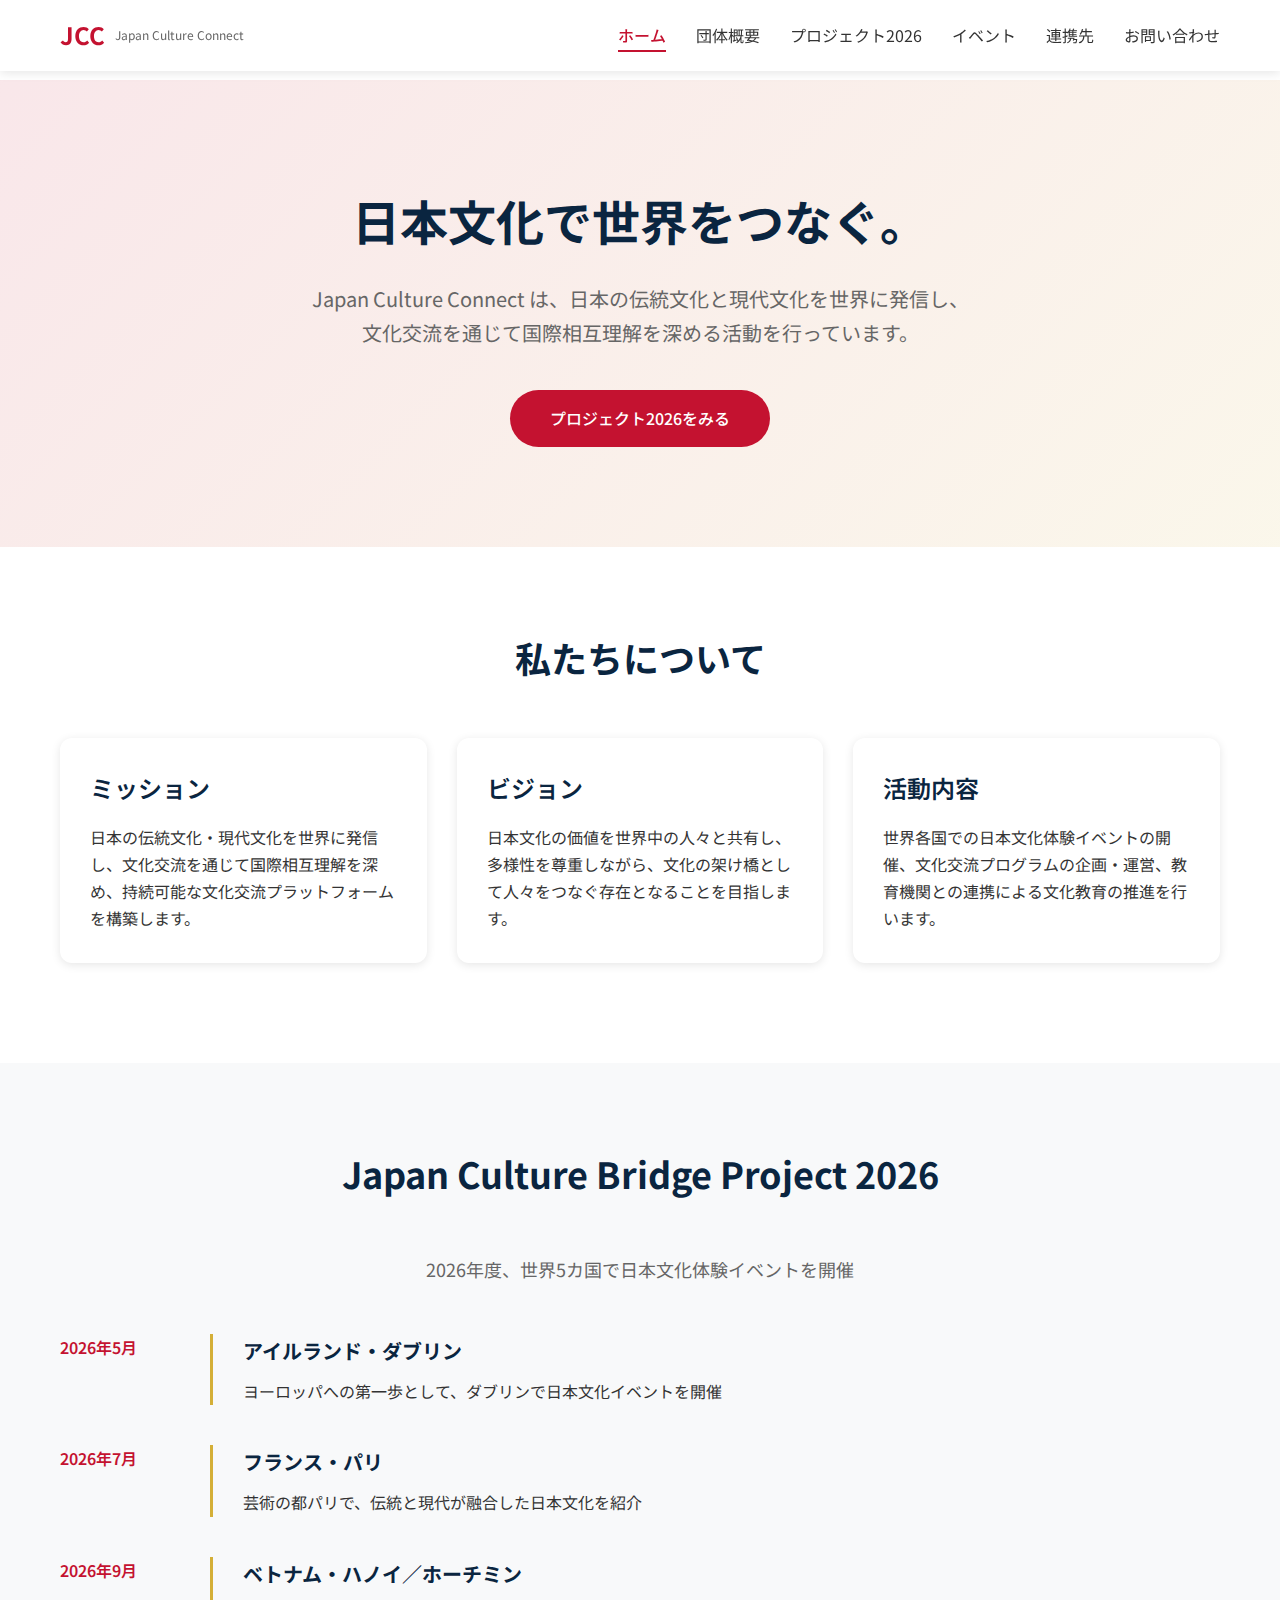
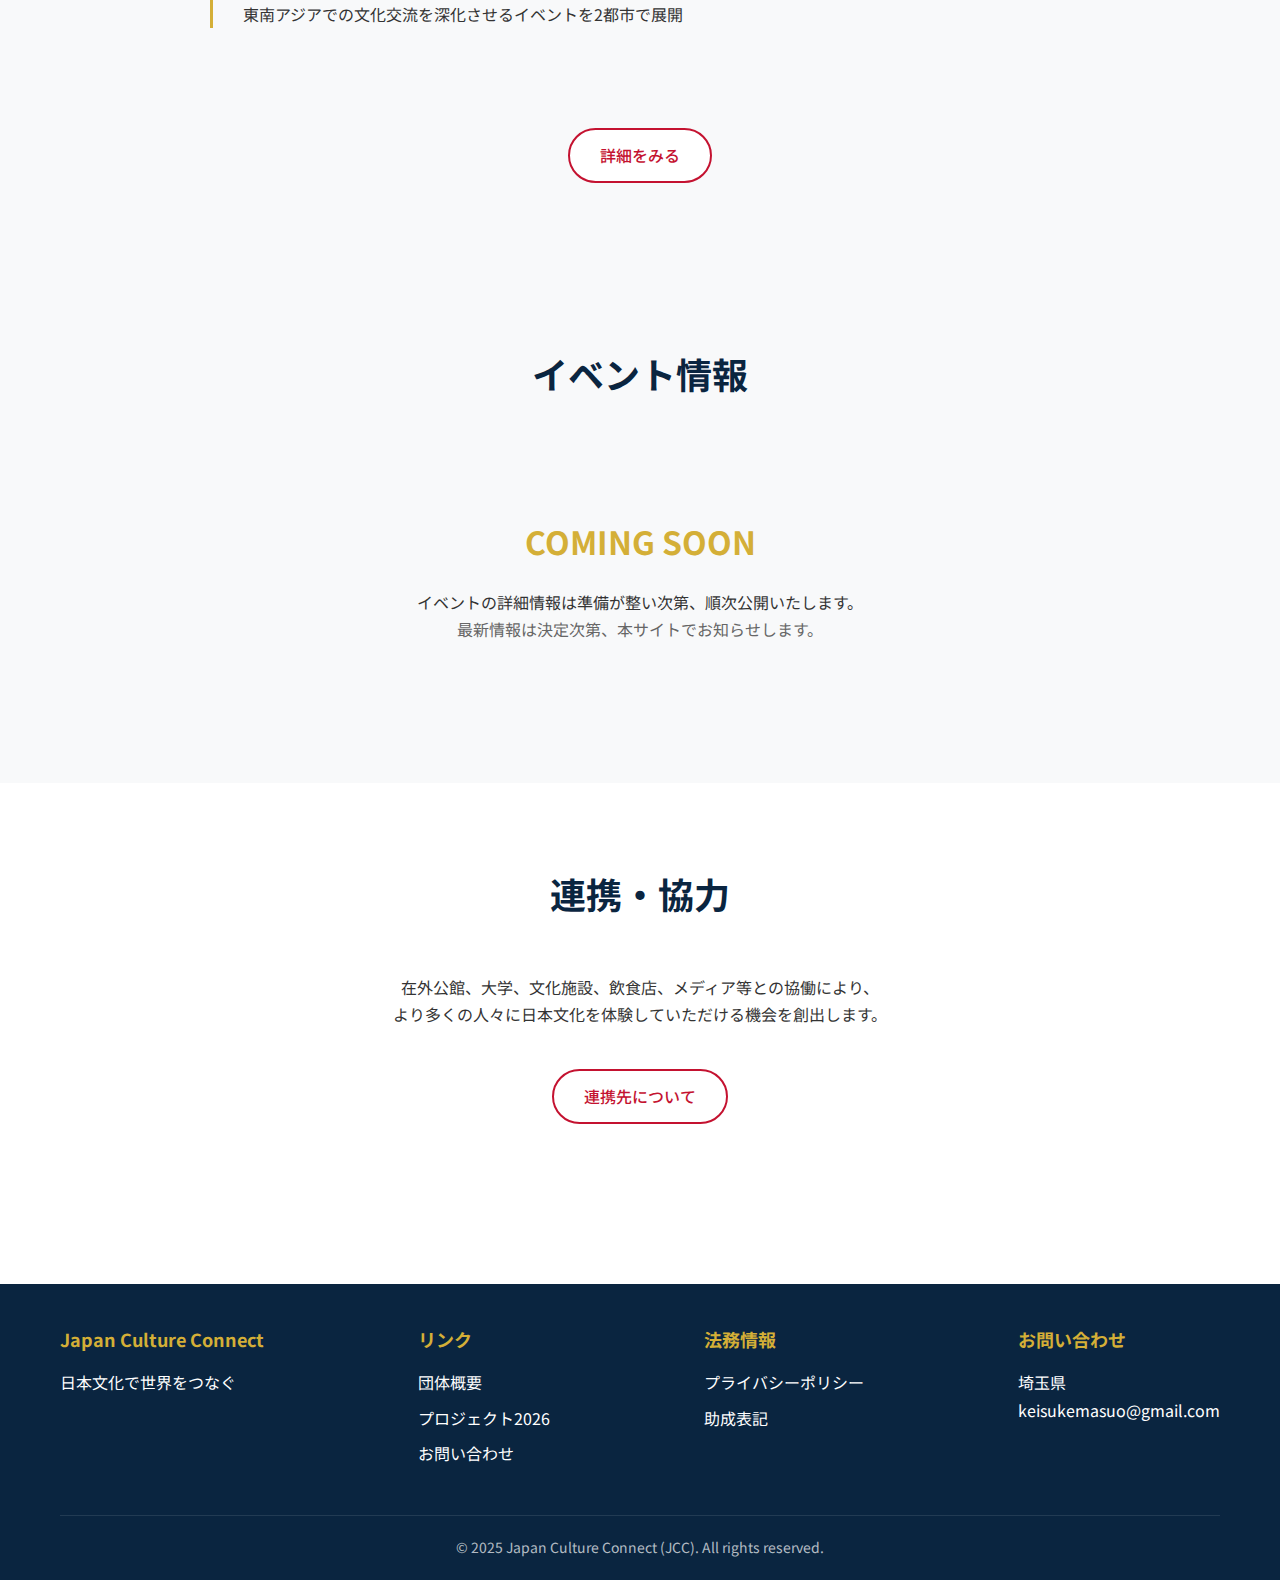
<file: index.html>
<!DOCTYPE html>
<html lang="ja">
<head>
    <meta charset="UTF-8">
    <meta name="viewport" content="width=device-width, initial-scale=1.0">
    <meta name="description" content="Japan Culture Connect (JCC) - 日本文化で世界をつなぐ。2026年度プロジェクトで世界5カ国での日本文化体験イベントを開催予定。">
    <meta name="keywords" content="JCC, Japan Culture Connect, 日本文化, 国際交流, 文化交流, プロジェクト2026">

    <!-- OGP Tags -->
    <meta property="og:title" content="Japan Culture Connect (JCC) - 日本文化で世界をつなぐ">
    <meta property="og:description" content="2026年度プロジェクトで世界5カ国での日本文化体験イベントを開催予定。日本の伝統文化を世界へ。">
    <meta property="og:type" content="website">
    <meta property="og:url" content="https://japancultureconnect.org">
    <meta property="og:image" content="https://japancultureconnect.org/images/ogp.jpg">
    <meta property="og:site_name" content="Japan Culture Connect">
    <meta property="og:locale" content="ja_JP">

    <!-- Twitter Card -->
    <meta name="twitter:card" content="summary_large_image">
    <meta name="twitter:title" content="Japan Culture Connect (JCC)">
    <meta name="twitter:description" content="日本文化で世界をつなぐ。2026年度プロジェクトで世界5カ国での日本文化体験イベントを開催予定。">
    <meta name="twitter:image" content="https://japancultureconnect.org/images/ogp.jpg">

    <title>Japan Culture Connect (JCC) - 日本文化で世界をつなぐ</title>
    <link rel="stylesheet" href="css/style.css">
</head>
<body>
    <header>
        <div class="container">
            <div class="header-content">
                <a href="index.html" class="logo">
                    <h1>JCC</h1>
                    <span class="logo-subtitle">Japan Culture Connect</span>
                </a>
                <nav>
                    <ul>
                        <li><a href="index.html">ホーム</a></li>
                        <li><a href="about.html">団体概要</a></li>
                        <li><a href="project2026.html">プロジェクト2026</a></li>
                        <li><a href="events.html">イベント</a></li>
                        <li><a href="partners.html">連携先</a></li>
                        <li><a href="contact.html">お問い合わせ</a></li>
                    </ul>
                </nav>
                <div class="menu-toggle">
                    <span></span>
                    <span></span>
                    <span></span>
                </div>
            </div>
        </div>
    </header>

    <main>
        <!-- Hero Section -->
        <section class="hero">
            <div class="container">
                <h2>日本文化で世界をつなぐ。</h2>
                <p class="hero-subtitle">Japan Culture Connect は、日本の伝統文化と現代文化を世界に発信し、<br>文化交流を通じて国際相互理解を深める活動を行っています。</p>
                <a href="project2026.html" class="btn-primary">プロジェクト2026をみる</a>
            </div>
        </section>

        <!-- About Section -->
        <section class="section">
            <div class="container">
                <h2 class="section-title">私たちについて</h2>
                <div class="card-grid">
                    <div class="card">
                        <h3>ミッション</h3>
                        <p>日本の伝統文化・現代文化を世界に発信し、文化交流を通じて国際相互理解を深め、持続可能な文化交流プラットフォームを構築します。</p>
                    </div>
                    <div class="card">
                        <h3>ビジョン</h3>
                        <p>日本文化の価値を世界中の人々と共有し、多様性を尊重しながら、文化の架け橋として人々をつなぐ存在となることを目指します。</p>
                    </div>
                    <div class="card">
                        <h3>活動内容</h3>
                        <p>世界各国での日本文化体験イベントの開催、文化交流プログラムの企画・運営、教育機関との連携による文化教育の推進を行います。</p>
                    </div>
                </div>
            </div>
        </section>

        <!-- Project 2026 Preview -->
        <section class="section bg-light">
            <div class="container">
                <h2 class="section-title">Japan Culture Bridge Project 2026</h2>
                <p class="section-subtitle">2026年度、世界5カ国で日本文化体験イベントを開催</p>
                <div class="timeline">
                    <div class="timeline-item">
                        <div class="timeline-date">2026年5月</div>
                        <div class="timeline-content">
                            <h4>アイルランド・ダブリン</h4>
                            <p>ヨーロッパへの第一歩として、ダブリンで日本文化イベントを開催</p>
                        </div>
                    </div>
                    <div class="timeline-item">
                        <div class="timeline-date">2026年7月</div>
                        <div class="timeline-content">
                            <h4>フランス・パリ</h4>
                            <p>芸術の都パリで、伝統と現代が融合した日本文化を紹介</p>
                        </div>
                    </div>
                    <div class="timeline-item">
                        <div class="timeline-date">2026年9月</div>
                        <div class="timeline-content">
                            <h4>ベトナム・ハノイ／ホーチミン</h4>
                            <p>東南アジアでの文化交流を深化させるイベントを2都市で展開</p>
                        </div>
                    </div>
                </div>
                <div class="text-center mt-40">
                    <a href="project2026.html" class="btn-secondary">詳細をみる</a>
                </div>
            </div>
        </section>

        <!-- Events Section -->
        <section class="section bg-light">
            <div class="container">
                <h2 class="section-title">イベント情報</h2>
                <div class="coming-soon">
                    <h3>COMING SOON</h3>
                    <p>イベントの詳細情報は準備が整い次第、順次公開いたします。</p>
                    <p class="text-muted">最新情報は決定次第、本サイトでお知らせします。</p>
                </div>
            </div>
        </section>

        <!-- Partners Section -->
        <section class="section">
            <div class="container">
                <h2 class="section-title">連携・協力</h2>
                <p class="text-center mb-40">在外公館、大学、文化施設、飲食店、メディア等との協働により、<br>より多くの人々に日本文化を体験していただける機会を創出します。</p>
                <div class="text-center">
                    <a href="partners.html" class="btn-secondary">連携先について</a>
                </div>
            </div>
        </section>
    </main>

    <footer>
        <div class="container">
            <div class="footer-content">
                <div class="footer-section">
                    <h4>Japan Culture Connect</h4>
                    <p>日本文化で世界をつなぐ</p>
                </div>
                <div class="footer-section">
                    <h4>リンク</h4>
                    <a href="about.html">団体概要</a>
                    <a href="project2026.html">プロジェクト2026</a>
                    <a href="contact.html">お問い合わせ</a>
                </div>
                <div class="footer-section">
                    <h4>法務情報</h4>
                    <a href="privacy.html">プライバシーポリシー</a>
                    <a href="ack.html">助成表記</a>
                </div>
                <div class="footer-section">
                    <h4>お問い合わせ</h4>
                    <p>埼玉県</p>
                    <a href="mailto:keisukemasuo@gmail.com">keisukemasuo@gmail.com</a>
                </div>
            </div>
            <div class="footer-bottom">
                <p>&copy; 2025 Japan Culture Connect (JCC). All rights reserved.</p>
            </div>
        </div>
    </footer>

    <script src="js/script.js"></script>
</body>
</html>
</file>
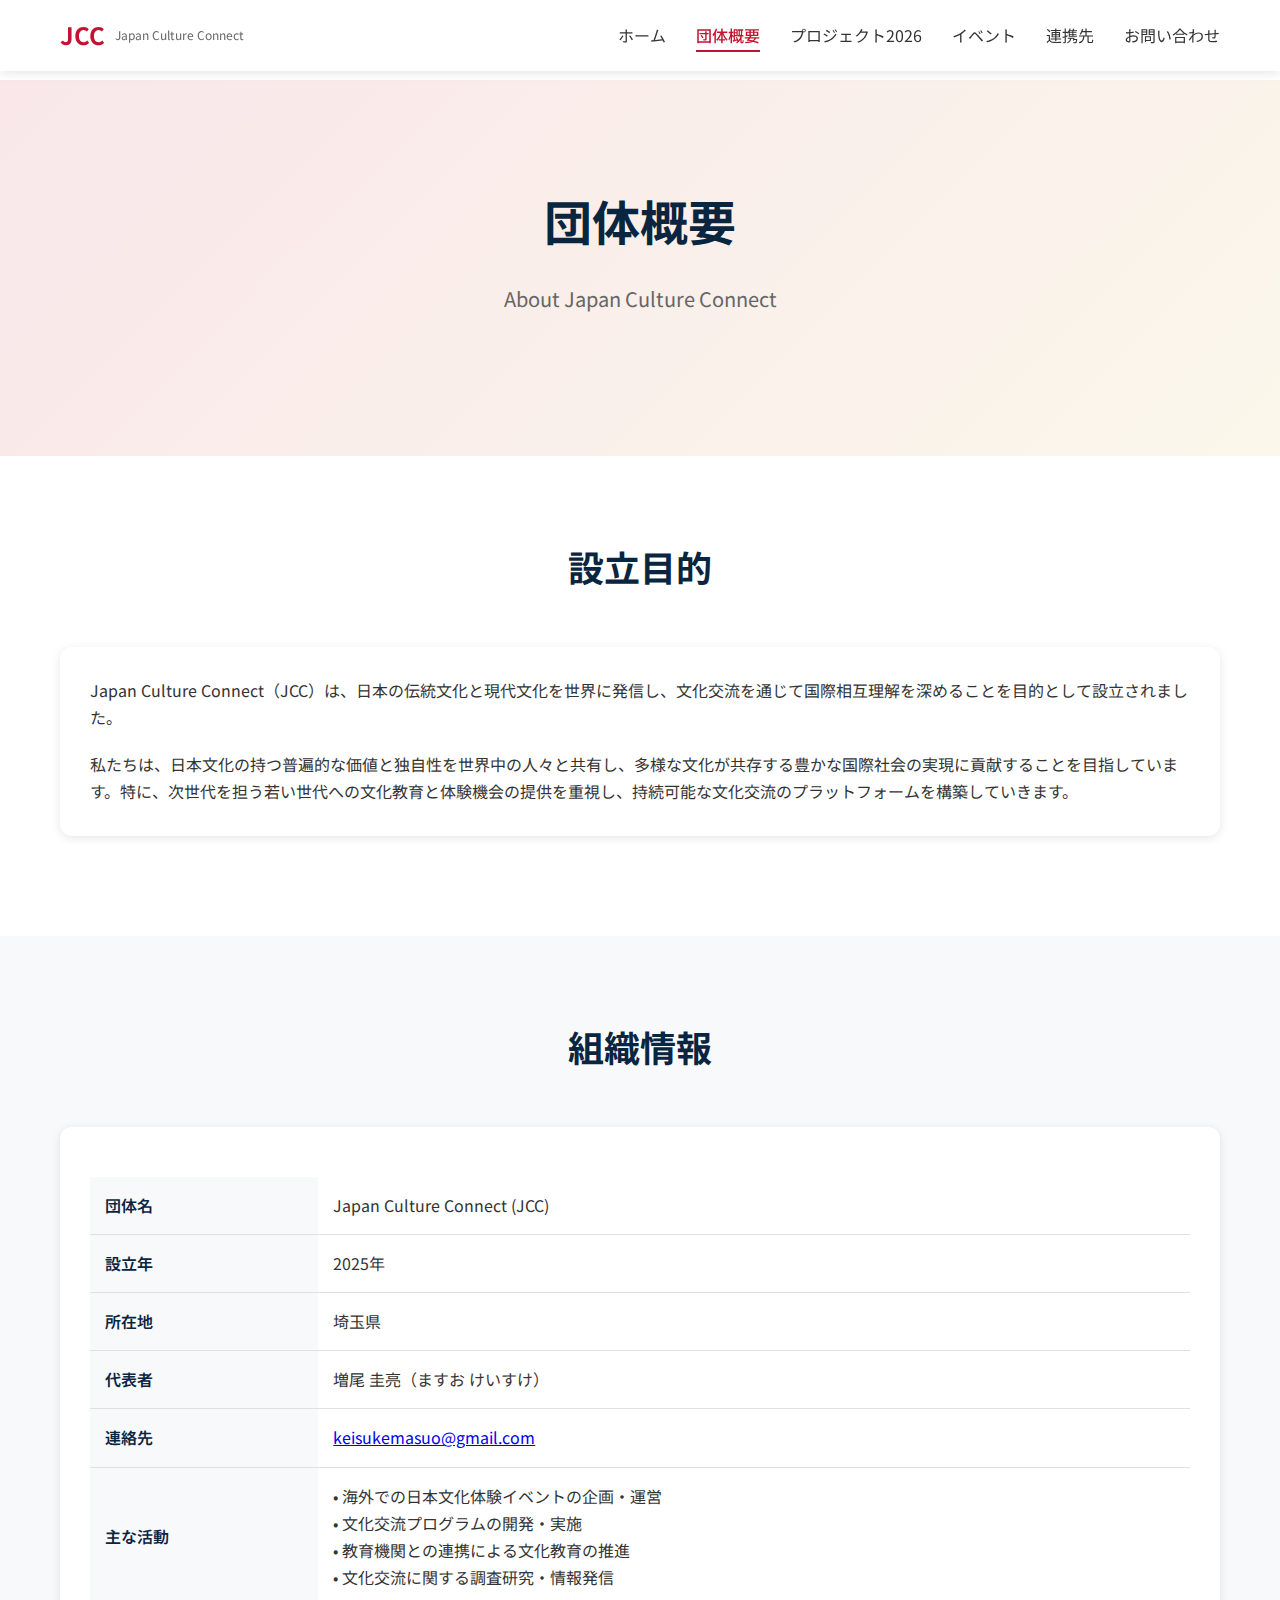
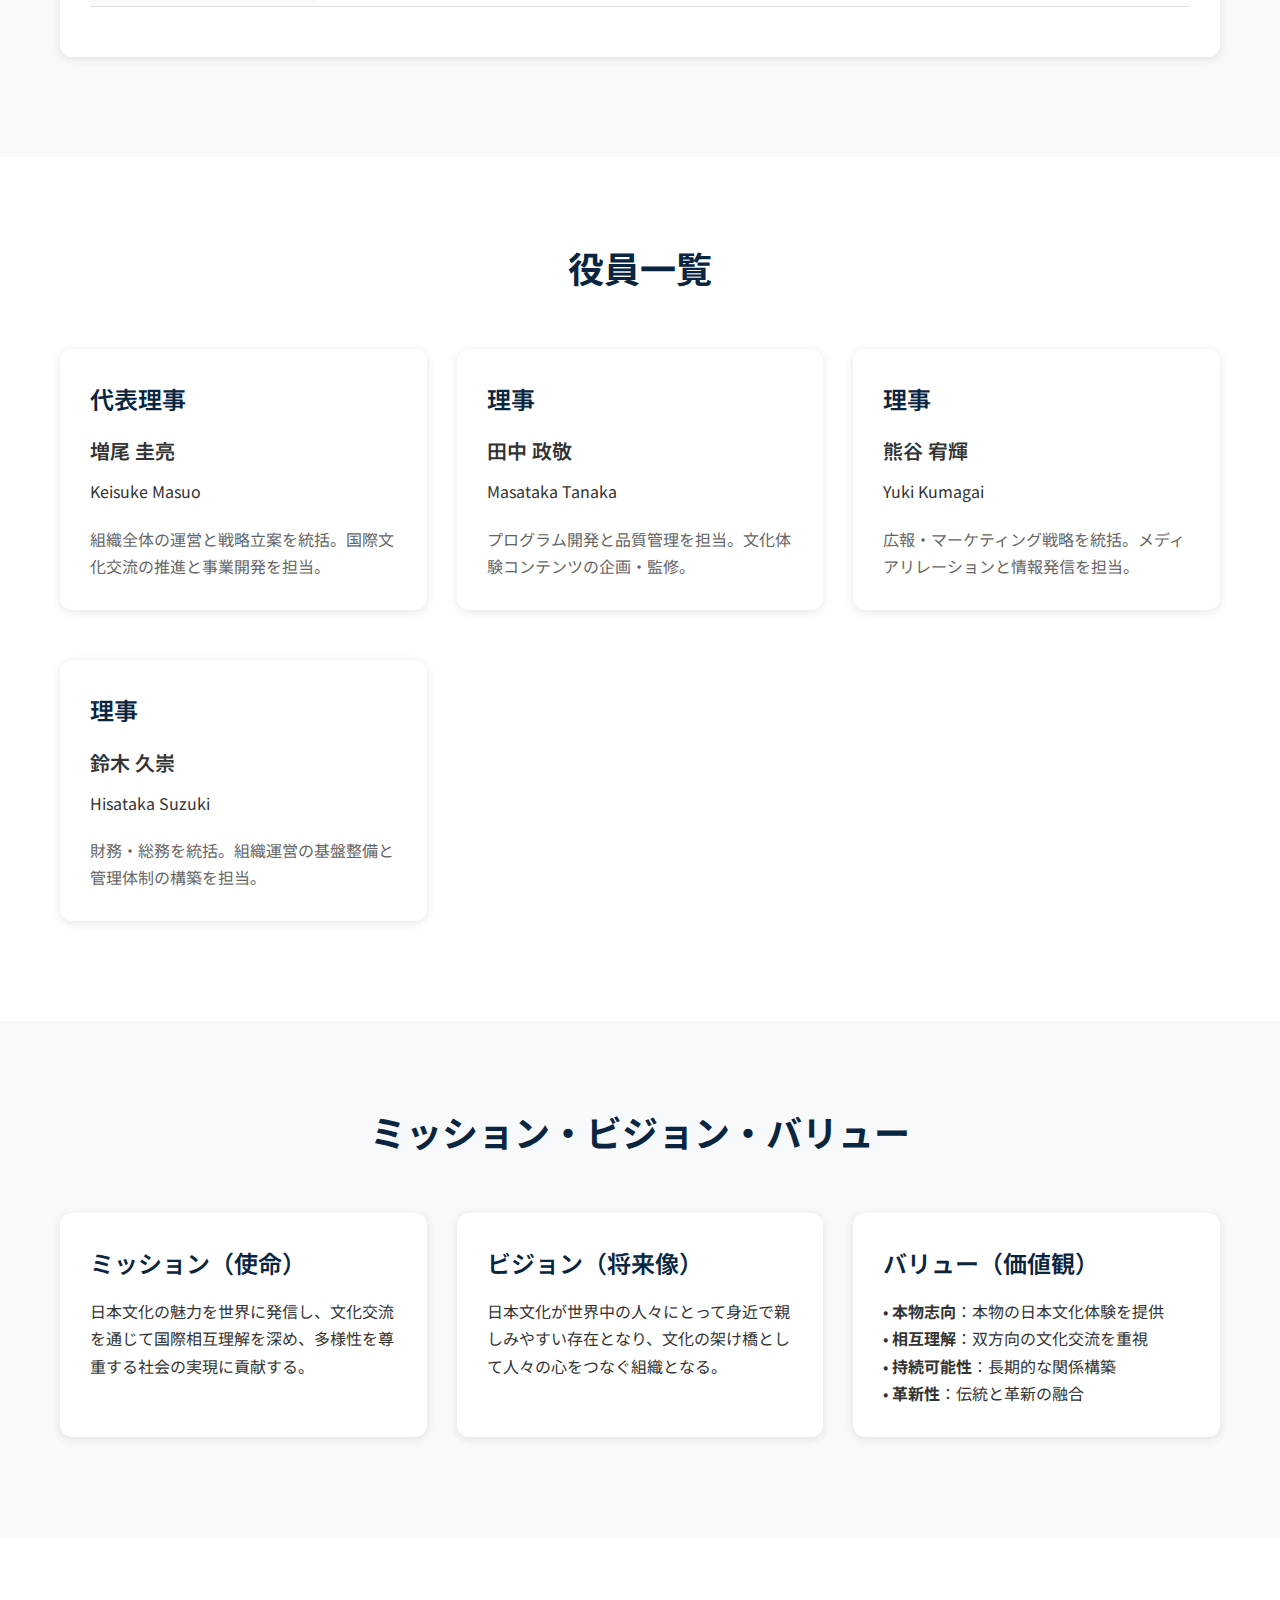
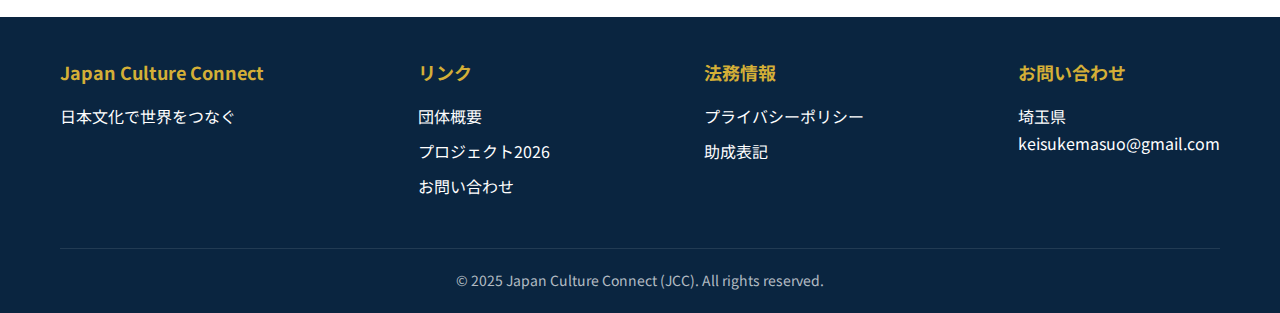
<file: about.html>
<!DOCTYPE html>
<html lang="ja">
<head>
    <meta charset="UTF-8">
    <meta name="viewport" content="width=device-width, initial-scale=1.0">
    <meta name="description" content="Japan Culture Connect (JCC) 団体概要 - 日本文化を世界に発信し、国際相互理解を深める団体">
    <meta name="keywords" content="JCC, Japan Culture Connect, 団体概要, 日本文化, 国際交流">

    <!-- OGP Tags -->
    <meta property="og:title" content="団体概要 - Japan Culture Connect (JCC)">
    <meta property="og:description" content="Japan Culture Connectの設立目的、組織概要、役員情報をご紹介します。">
    <meta property="og:type" content="website">
    <meta property="og:url" content="https://japancultureconnect.org/about.html">
    <meta property="og:image" content="https://japancultureconnect.org/images/ogp.jpg">
    <meta property="og:site_name" content="Japan Culture Connect">
    <meta property="og:locale" content="ja_JP">

    <title>団体概要 - Japan Culture Connect (JCC)</title>
    <link rel="stylesheet" href="css/style.css">
</head>
<body>
    <header>
        <div class="container">
            <div class="header-content">
                <a href="index.html" class="logo">
                    <h1>JCC</h1>
                    <span class="logo-subtitle">Japan Culture Connect</span>
                </a>
                <nav>
                    <ul>
                        <li><a href="index.html">ホーム</a></li>
                        <li><a href="about.html">団体概要</a></li>
                        <li><a href="project2026.html">プロジェクト2026</a></li>
                        <li><a href="events.html">イベント</a></li>
                        <li><a href="partners.html">連携先</a></li>
                        <li><a href="contact.html">お問い合わせ</a></li>
                    </ul>
                </nav>
                <div class="menu-toggle">
                    <span></span>
                    <span></span>
                    <span></span>
                </div>
            </div>
        </div>
    </header>

    <main>
        <!-- Page Title -->
        <section class="hero">
            <div class="container">
                <h2>団体概要</h2>
                <p class="hero-subtitle">About Japan Culture Connect</p>
            </div>
        </section>

        <!-- Organization Overview -->
        <section class="section">
            <div class="container">
                <h2 class="section-title">設立目的</h2>
                <div class="card">
                    <p>Japan Culture Connect（JCC）は、日本の伝統文化と現代文化を世界に発信し、文化交流を通じて国際相互理解を深めることを目的として設立されました。</p>
                    <p class="mt-20">私たちは、日本文化の持つ普遍的な価値と独自性を世界中の人々と共有し、多様な文化が共存する豊かな国際社会の実現に貢献することを目指しています。特に、次世代を担う若い世代への文化教育と体験機会の提供を重視し、持続可能な文化交流のプラットフォームを構築していきます。</p>
                </div>
            </div>
        </section>

        <!-- Organization Details -->
        <section class="section bg-light">
            <div class="container">
                <h2 class="section-title">組織情報</h2>
                <div class="card">
                    <table>
                        <tr>
                            <th>団体名</th>
                            <td>Japan Culture Connect (JCC)</td>
                        </tr>
                        <tr>
                            <th>設立年</th>
                            <td>2025年</td>
                        </tr>
                        <tr>
                            <th>所在地</th>
                            <td>埼玉県</td>
                        </tr>
                        <tr>
                            <th>代表者</th>
                            <td>増尾 圭亮（ますお けいすけ）</td>
                        </tr>
                        <tr>
                            <th>連絡先</th>
                            <td><a href="mailto:keisukemasuo@gmail.com">keisukemasuo@gmail.com</a></td>
                        </tr>
                        <tr>
                            <th>主な活動</th>
                            <td>
                                <ul style="list-style: none; padding: 0;">
                                    <li>• 海外での日本文化体験イベントの企画・運営</li>
                                    <li>• 文化交流プログラムの開発・実施</li>
                                    <li>• 教育機関との連携による文化教育の推進</li>
                                    <li>• 文化交流に関する調査研究・情報発信</li>
                                </ul>
                            </td>
                        </tr>
                    </table>
                </div>
            </div>
        </section>

        <!-- Board Members -->
        <section class="section">
            <div class="container">
                <h2 class="section-title">役員一覧</h2>
                <div class="card-grid">
                    <div class="card">
                        <h3>代表理事</h3>
                        <p style="font-size: 20px; font-weight: 600; margin: 10px 0;">増尾 圭亮</p>
                        <p>Keisuke Masuo</p>
                        <p class="text-muted mt-20">組織全体の運営と戦略立案を統括。国際文化交流の推進と事業開発を担当。</p>
                    </div>
                    <div class="card">
                        <h3>理事</h3>
                        <p style="font-size: 20px; font-weight: 600; margin: 10px 0;">田中 政敬</p>
                        <p>Masataka Tanaka</p>
                        <p class="text-muted mt-20">プログラム開発と品質管理を担当。文化体験コンテンツの企画・監修。</p>
                    </div>
                    <div class="card">
                        <h3>理事</h3>
                        <p style="font-size: 20px; font-weight: 600; margin: 10px 0;">熊谷 宥輝</p>
                        <p>Yuki Kumagai</p>
                        <p class="text-muted mt-20">広報・マーケティング戦略を統括。メディアリレーションと情報発信を担当。</p>
                    </div>
                    <div class="card">
                        <h3>理事</h3>
                        <p style="font-size: 20px; font-weight: 600; margin: 10px 0;">鈴木 久崇</p>
                        <p>Hisataka Suzuki</p>
                        <p class="text-muted mt-20">財務・総務を統括。組織運営の基盤整備と管理体制の構築を担当。</p>
                    </div>
                </div>
            </div>
        </section>

        <!-- Mission & Vision -->
        <section class="section bg-light">
            <div class="container">
                <h2 class="section-title">ミッション・ビジョン・バリュー</h2>
                <div class="card-grid">
                    <div class="card">
                        <h3>ミッション（使命）</h3>
                        <p>日本文化の魅力を世界に発信し、文化交流を通じて国際相互理解を深め、多様性を尊重する社会の実現に貢献する。</p>
                    </div>
                    <div class="card">
                        <h3>ビジョン（将来像）</h3>
                        <p>日本文化が世界中の人々にとって身近で親しみやすい存在となり、文化の架け橋として人々の心をつなぐ組織となる。</p>
                    </div>
                    <div class="card">
                        <h3>バリュー（価値観）</h3>
                        <ul style="list-style: none; padding: 0;">
                            <li>• <strong>本物志向</strong>：本物の日本文化体験を提供</li>
                            <li>• <strong>相互理解</strong>：双方向の文化交流を重視</li>
                            <li>• <strong>持続可能性</strong>：長期的な関係構築</li>
                            <li>• <strong>革新性</strong>：伝統と革新の融合</li>
                        </ul>
                    </div>
                </div>
            </div>
        </section>

    </main>

    <footer>
        <div class="container">
            <div class="footer-content">
                <div class="footer-section">
                    <h4>Japan Culture Connect</h4>
                    <p>日本文化で世界をつなぐ</p>
                </div>
                <div class="footer-section">
                    <h4>リンク</h4>
                    <a href="about.html">団体概要</a>
                    <a href="project2026.html">プロジェクト2026</a>
                    <a href="contact.html">お問い合わせ</a>
                </div>
                <div class="footer-section">
                    <h4>法務情報</h4>
                    <a href="privacy.html">プライバシーポリシー</a>
                    <a href="ack.html">助成表記</a>
                </div>
                <div class="footer-section">
                    <h4>お問い合わせ</h4>
                    <p>埼玉県</p>
                    <a href="mailto:keisukemasuo@gmail.com">keisukemasuo@gmail.com</a>
                </div>
            </div>
            <div class="footer-bottom">
                <p>&copy; 2025 Japan Culture Connect (JCC). All rights reserved.</p>
            </div>
        </div>
    </footer>

    <script src="js/script.js"></script>
</body>
</html>
</file>
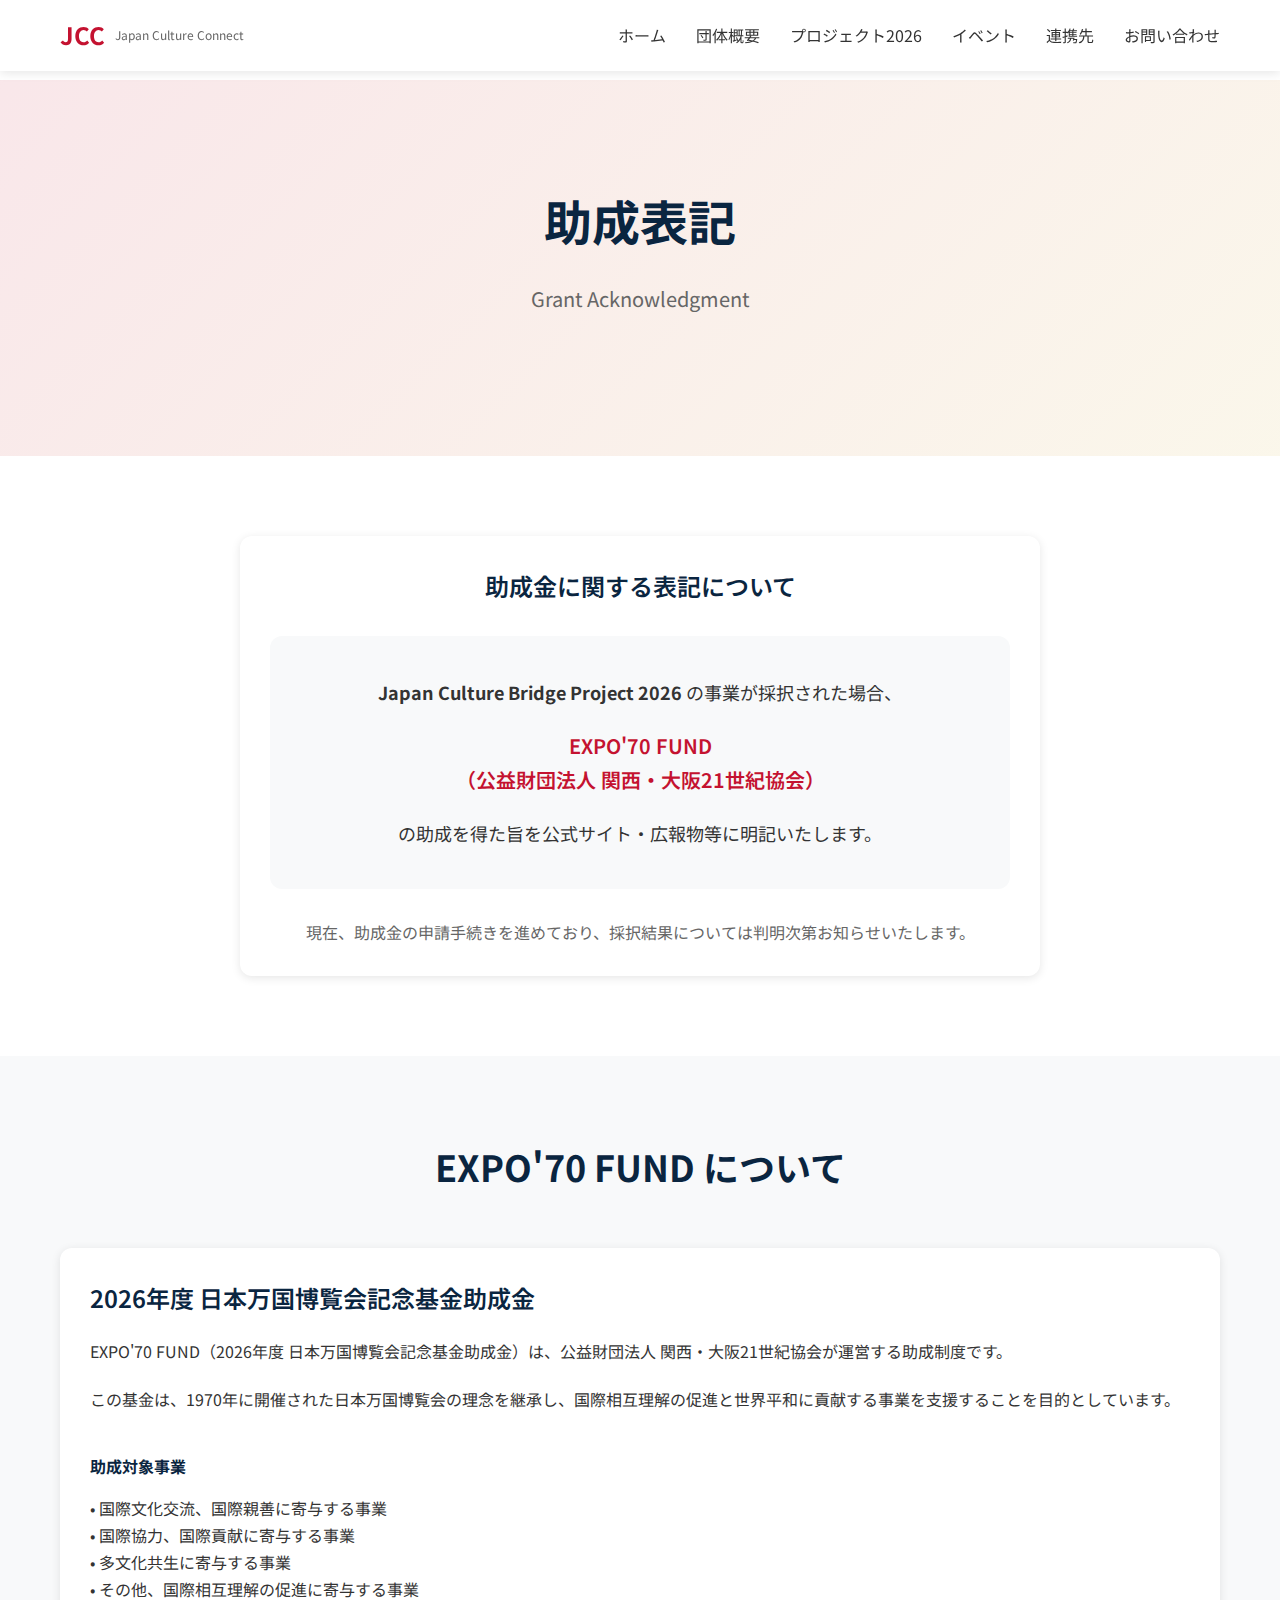
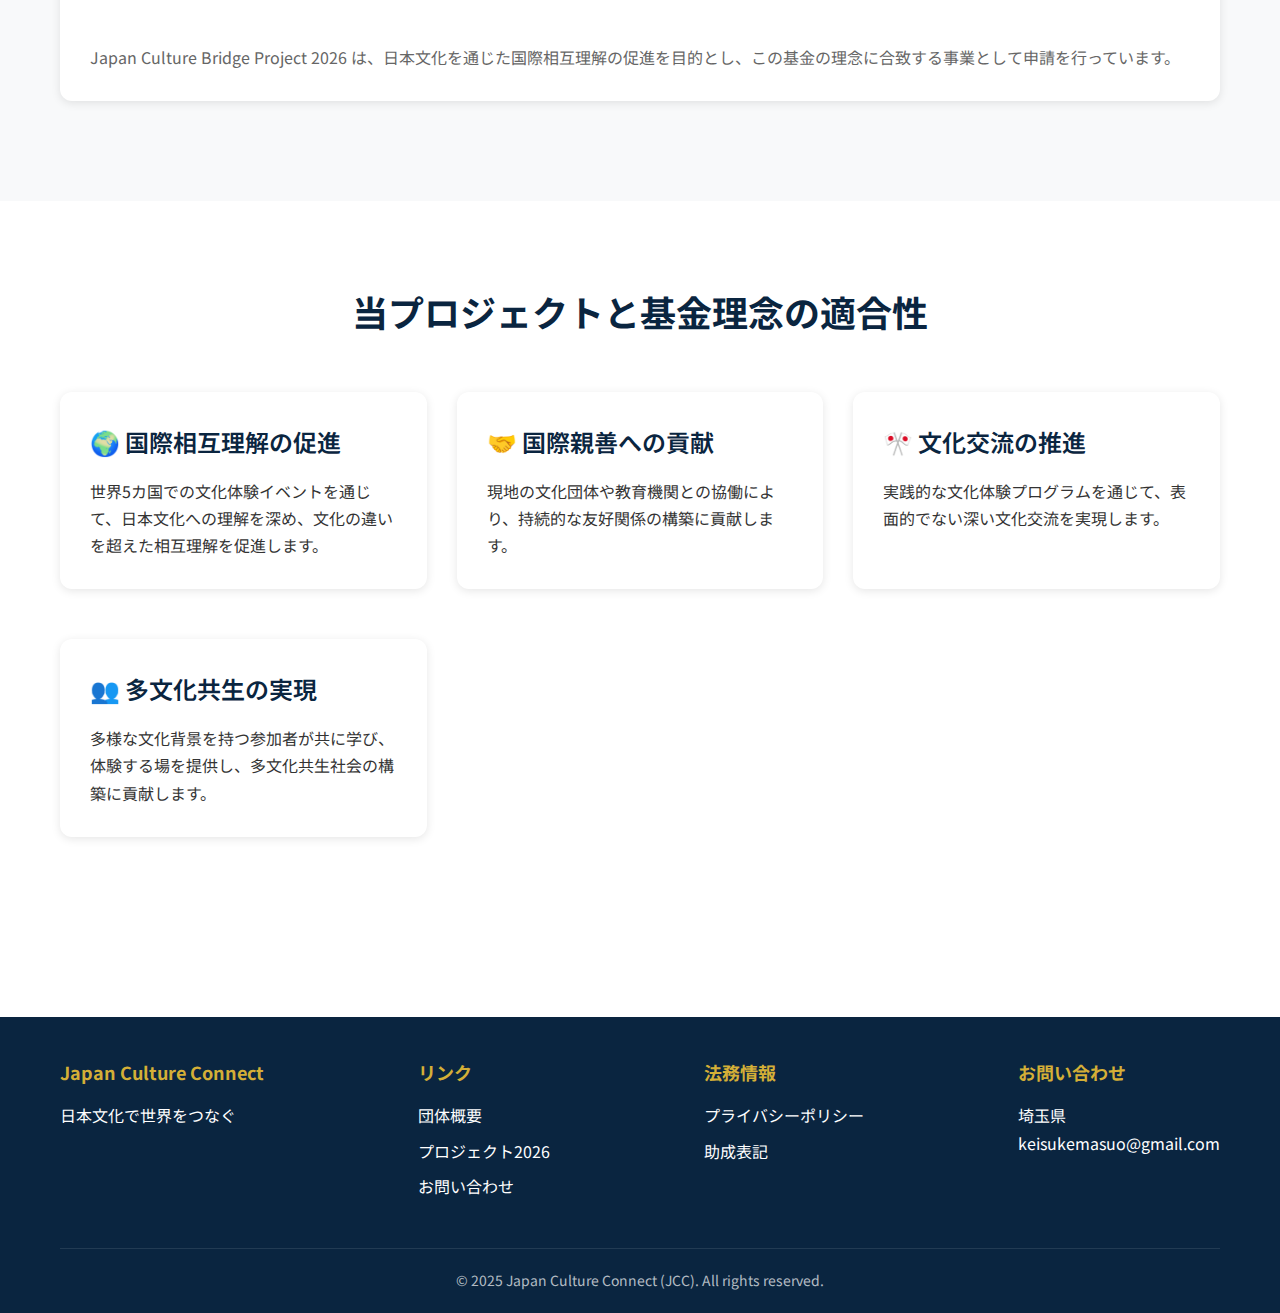
<file: ack.html>
<!DOCTYPE html>
<html lang="ja">
<head>
    <meta charset="UTF-8">
    <meta name="viewport" content="width=device-width, initial-scale=1.0">
    <meta name="description" content="Japan Culture Connect (JCC) 助成表記 - 助成金に関する記載">
    <meta name="keywords" content="JCC, Japan Culture Connect, 助成金, EXPO'70 FUND, 関西・大阪21世紀協会">

    <!-- OGP Tags -->
    <meta property="og:title" content="助成表記 - Japan Culture Connect (JCC)">
    <meta property="og:description" content="Japan Culture Connectが受ける助成金に関する表記について。">
    <meta property="og:type" content="website">
    <meta property="og:url" content="https://japancultureconnect.org/ack.html">
    <meta property="og:image" content="https://japancultureconnect.org/images/ogp.jpg">
    <meta property="og:site_name" content="Japan Culture Connect">
    <meta property="og:locale" content="ja_JP">

    <title>助成表記 - Japan Culture Connect (JCC)</title>
    <link rel="stylesheet" href="css/style.css">
</head>
<body>
    <header>
        <div class="container">
            <div class="header-content">
                <a href="index.html" class="logo">
                    <h1>JCC</h1>
                    <span class="logo-subtitle">Japan Culture Connect</span>
                </a>
                <nav>
                    <ul>
                        <li><a href="index.html">ホーム</a></li>
                        <li><a href="about.html">団体概要</a></li>
                        <li><a href="project2026.html">プロジェクト2026</a></li>
                        <li><a href="events.html">イベント</a></li>
                        <li><a href="partners.html">連携先</a></li>
                        <li><a href="contact.html">お問い合わせ</a></li>
                    </ul>
                </nav>
                <div class="menu-toggle">
                    <span></span>
                    <span></span>
                    <span></span>
                </div>
            </div>
        </div>
    </header>

    <main>
        <!-- Page Title -->
        <section class="hero">
            <div class="container">
                <h2>助成表記</h2>
                <p class="hero-subtitle">Grant Acknowledgment</p>
            </div>
        </section>

        <!-- Grant Acknowledgment -->
        <section class="section">
            <div class="container">
                <div class="card" style="text-align: center; max-width: 800px; margin: 0 auto;">
                    <h3 style="color: var(--secondary-color); margin-bottom: 30px;">助成金に関する表記について</h3>

                    <div style="background-color: var(--bg-light); padding: 40px; border-radius: 12px; margin: 30px 0;">
                        <p style="font-size: 18px; line-height: 1.8; margin-bottom: 20px;">
                            <strong>Japan Culture Bridge Project 2026</strong> の事業が採択された場合、
                        </p>
                        <p style="font-size: 20px; font-weight: 600; color: var(--primary-color); margin-bottom: 20px;">
                            EXPO'70 FUND<br>
                            （公益財団法人 関西・大阪21世紀協会）
                        </p>
                        <p style="font-size: 18px; line-height: 1.8;">
                            の助成を得た旨を公式サイト・広報物等に明記いたします。
                        </p>
                    </div>

                    <p class="text-muted" style="margin-top: 30px; font-size: 16px;">
                        現在、助成金の申請手続きを進めており、採択結果については判明次第お知らせいたします。
                    </p>
                </div>
            </div>
        </section>

        <!-- About EXPO'70 FUND -->
        <section class="section bg-light">
            <div class="container">
                <h2 class="section-title">EXPO'70 FUND について</h2>
                <div class="card">
                    <h3>2026年度 日本万国博覧会記念基金助成金</h3>
                    <p class="mt-20">
                        EXPO'70 FUND（2026年度 日本万国博覧会記念基金助成金）は、公益財団法人 関西・大阪21世紀協会が運営する助成制度です。
                    </p>
                    <p class="mt-20">
                        この基金は、1970年に開催された日本万国博覧会の理念を継承し、国際相互理解の促進と世界平和に貢献する事業を支援することを目的としています。
                    </p>

                    <div class="mt-40">
                        <h4 style="color: var(--secondary-color); margin-bottom: 15px;">助成対象事業</h4>
                        <ul style="list-style: none; padding: 0;">
                            <li>• 国際文化交流、国際親善に寄与する事業</li>
                            <li>• 国際協力、国際貢献に寄与する事業</li>
                            <li>• 多文化共生に寄与する事業</li>
                            <li>• その他、国際相互理解の促進に寄与する事業</li>
                        </ul>
                    </div>

                    <p class="mt-40 text-muted">
                        Japan Culture Bridge Project 2026 は、日本文化を通じた国際相互理解の促進を目的とし、この基金の理念に合致する事業として申請を行っています。
                    </p>
                </div>
            </div>
        </section>

        <!-- Project Alignment -->
        <section class="section">
            <div class="container">
                <h2 class="section-title">当プロジェクトと基金理念の適合性</h2>
                <div class="card-grid">
                    <div class="card">
                        <h3>🌍 国際相互理解の促進</h3>
                        <p>世界5カ国での文化体験イベントを通じて、日本文化への理解を深め、文化の違いを超えた相互理解を促進します。</p>
                    </div>
                    <div class="card">
                        <h3>🤝 国際親善への貢献</h3>
                        <p>現地の文化団体や教育機関との協働により、持続的な友好関係の構築に貢献します。</p>
                    </div>
                    <div class="card">
                        <h3>🎌 文化交流の推進</h3>
                        <p>実践的な文化体験プログラムを通じて、表面的でない深い文化交流を実現します。</p>
                    </div>
                    <div class="card">
                        <h3>👥 多文化共生の実現</h3>
                        <p>多様な文化背景を持つ参加者が共に学び、体験する場を提供し、多文化共生社会の構築に貢献します。</p>
                    </div>
                </div>
            </div>
        </section>

    </main>

    <footer>
        <div class="container">
            <div class="footer-content">
                <div class="footer-section">
                    <h4>Japan Culture Connect</h4>
                    <p>日本文化で世界をつなぐ</p>
                </div>
                <div class="footer-section">
                    <h4>リンク</h4>
                    <a href="about.html">団体概要</a>
                    <a href="project2026.html">プロジェクト2026</a>
                    <a href="contact.html">お問い合わせ</a>
                </div>
                <div class="footer-section">
                    <h4>法務情報</h4>
                    <a href="privacy.html">プライバシーポリシー</a>
                    <a href="ack.html">助成表記</a>
                </div>
                <div class="footer-section">
                    <h4>お問い合わせ</h4>
                    <p>埼玉県</p>
                    <a href="mailto:keisukemasuo@gmail.com">keisukemasuo@gmail.com</a>
                </div>
            </div>
            <div class="footer-bottom">
                <p>&copy; 2025 Japan Culture Connect (JCC). All rights reserved.</p>
            </div>
        </div>
    </footer>

    <script src="js/script.js"></script>
</body>
</html>
</file>
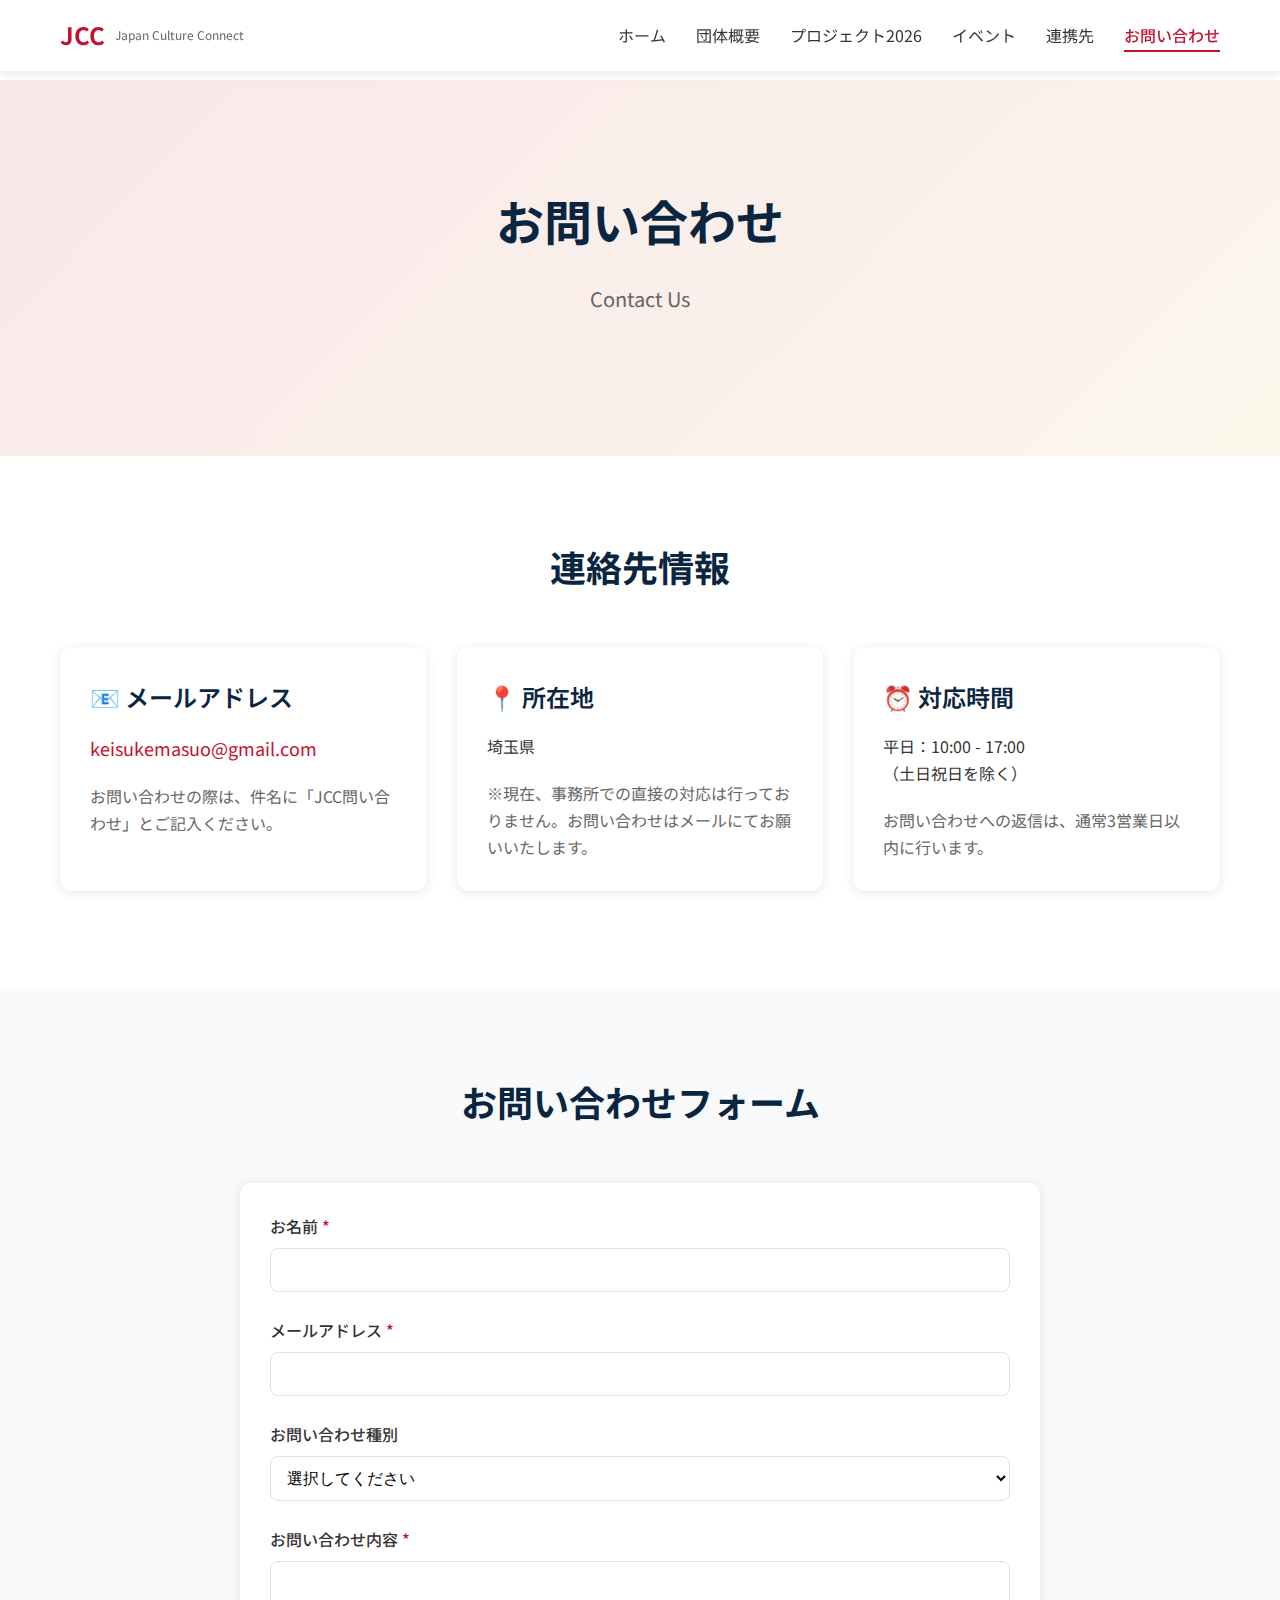
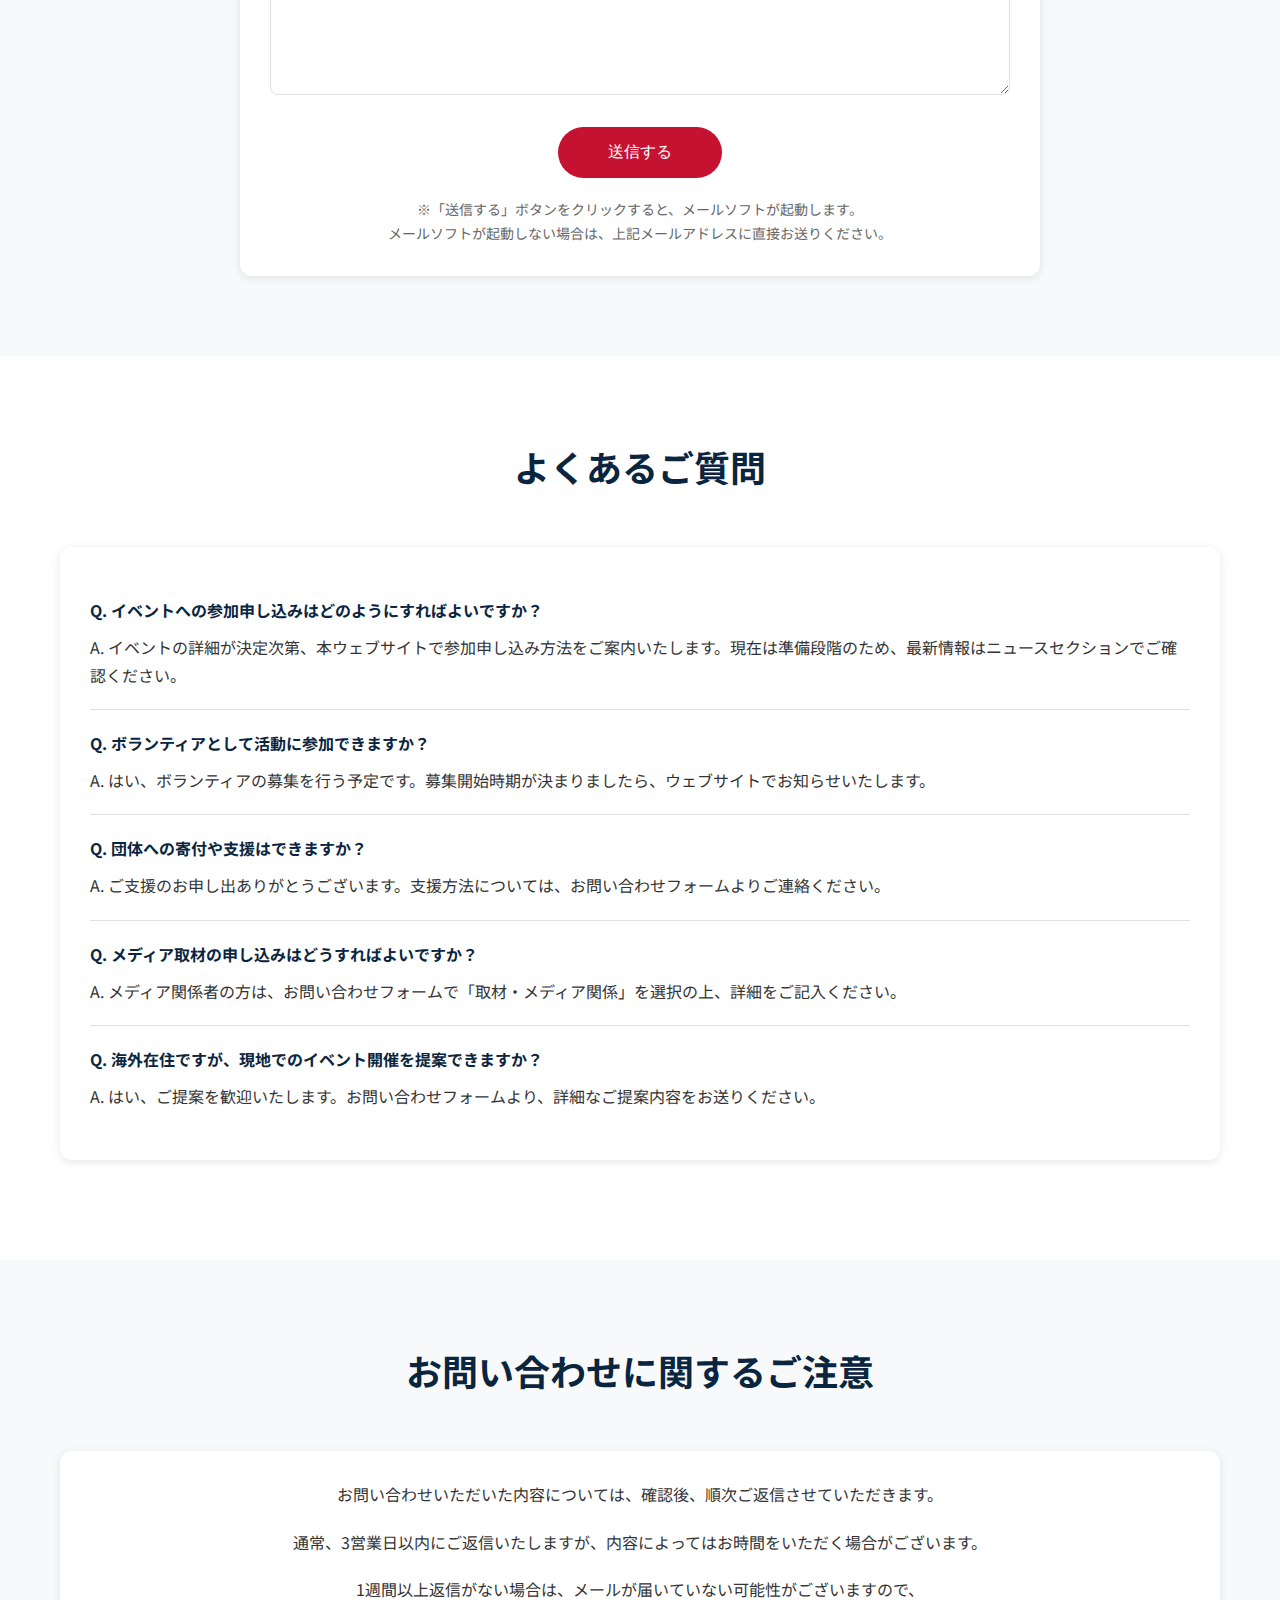
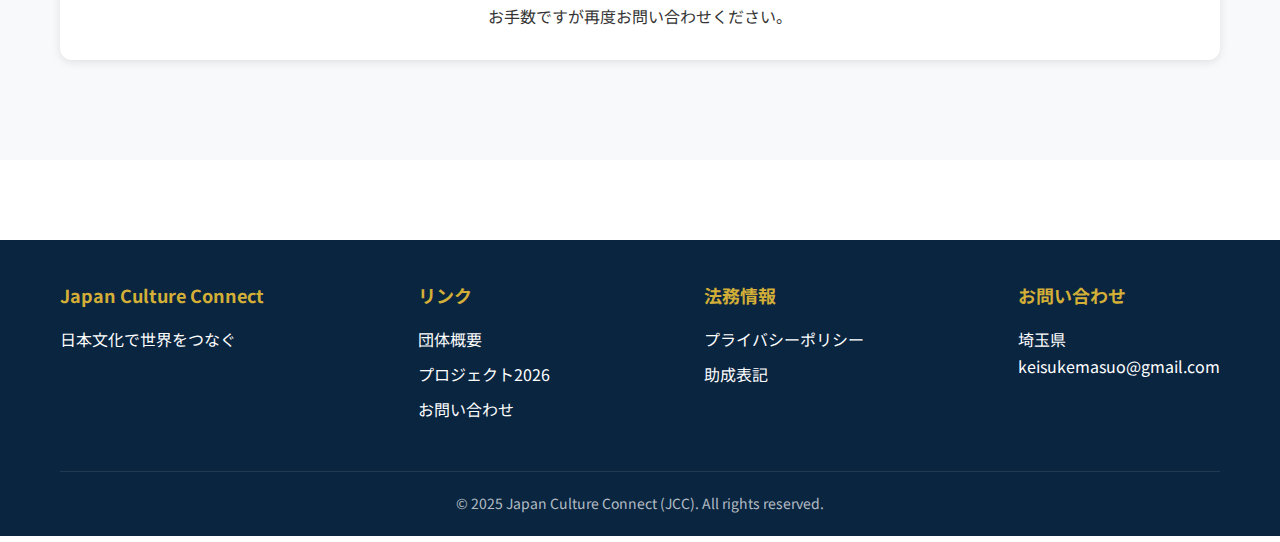
<file: contact.html>
<!DOCTYPE html>
<html lang="ja">
<head>
    <meta charset="UTF-8">
    <meta name="viewport" content="width=device-width, initial-scale=1.0">
    <meta name="description" content="Japan Culture Connect (JCC) お問い合わせ - ご質問・ご相談はこちらから">
    <meta name="keywords" content="JCC, Japan Culture Connect, お問い合わせ, コンタクト, 連絡先">

    <!-- OGP Tags -->
    <meta property="og:title" content="お問い合わせ - Japan Culture Connect (JCC)">
    <meta property="og:description" content="Japan Culture Connectへのお問い合わせはこちらから。ご質問・ご相談お待ちしております。">
    <meta property="og:type" content="website">
    <meta property="og:url" content="https://japancultureconnect.org/contact.html">
    <meta property="og:image" content="https://japancultureconnect.org/images/ogp.jpg">
    <meta property="og:site_name" content="Japan Culture Connect">
    <meta property="og:locale" content="ja_JP">

    <title>お問い合わせ - Japan Culture Connect (JCC)</title>
    <link rel="stylesheet" href="css/style.css">
</head>
<body>
    <header>
        <div class="container">
            <div class="header-content">
                <a href="index.html" class="logo">
                    <h1>JCC</h1>
                    <span class="logo-subtitle">Japan Culture Connect</span>
                </a>
                <nav>
                    <ul>
                        <li><a href="index.html">ホーム</a></li>
                        <li><a href="about.html">団体概要</a></li>
                        <li><a href="project2026.html">プロジェクト2026</a></li>
                        <li><a href="events.html">イベント</a></li>
                        <li><a href="partners.html">連携先</a></li>
                        <li><a href="contact.html">お問い合わせ</a></li>
                    </ul>
                </nav>
                <div class="menu-toggle">
                    <span></span>
                    <span></span>
                    <span></span>
                </div>
            </div>
        </div>
    </header>

    <main>
        <!-- Page Title -->
        <section class="hero">
            <div class="container">
                <h2>お問い合わせ</h2>
                <p class="hero-subtitle">Contact Us</p>
            </div>
        </section>

        <!-- Contact Information -->
        <section class="section">
            <div class="container">
                <h2 class="section-title">連絡先情報</h2>
                <div class="card-grid">
                    <div class="card">
                        <h3>📧 メールアドレス</h3>
                        <p style="font-size: 18px; margin-top: 15px;">
                            <a href="mailto:keisukemasuo@gmail.com" style="color: var(--primary-color); text-decoration: none;">
                                keisukemasuo@gmail.com
                            </a>
                        </p>
                        <p class="text-muted mt-20">お問い合わせの際は、件名に「JCC問い合わせ」とご記入ください。</p>
                    </div>

                    <div class="card">
                        <h3>📍 所在地</h3>
                        <p style="margin-top: 15px;">
                            埼玉県
                        </p>
                        <p class="text-muted mt-20">※現在、事務所での直接の対応は行っておりません。お問い合わせはメールにてお願いいたします。</p>
                    </div>

                    <div class="card">
                        <h3>⏰ 対応時間</h3>
                        <p style="margin-top: 15px;">
                            平日：10:00 - 17:00<br>
                            （土日祝日を除く）
                        </p>
                        <p class="text-muted mt-20">お問い合わせへの返信は、通常3営業日以内に行います。</p>
                    </div>
                </div>
            </div>
        </section>

        <!-- Contact Form -->
        <section class="section bg-light">
            <div class="container">
                <h2 class="section-title">お問い合わせフォーム</h2>
                <div class="card" style="max-width: 800px; margin: 0 auto;">
                    <form id="contact-form">
                        <div style="margin-bottom: 25px;">
                            <label for="name" style="display: block; margin-bottom: 8px; font-weight: 500;">
                                お名前 <span style="color: var(--primary-color);">*</span>
                            </label>
                            <input type="text" id="name" name="name" required
                                style="width: 100%; padding: 12px; border: 1px solid var(--border-color); border-radius: 8px; font-size: 16px;">
                        </div>

                        <div style="margin-bottom: 25px;">
                            <label for="email" style="display: block; margin-bottom: 8px; font-weight: 500;">
                                メールアドレス <span style="color: var(--primary-color);">*</span>
                            </label>
                            <input type="email" id="email" name="email" required
                                style="width: 100%; padding: 12px; border: 1px solid var(--border-color); border-radius: 8px; font-size: 16px;">
                        </div>

                        <div style="margin-bottom: 25px;">
                            <label for="subject" style="display: block; margin-bottom: 8px; font-weight: 500;">
                                お問い合わせ種別
                            </label>
                            <select id="subject" name="subject"
                                style="width: 100%; padding: 12px; border: 1px solid var(--border-color); border-radius: 8px; font-size: 16px; background-color: white;">
                                <option value="">選択してください</option>
                                <option value="general">一般的なお問い合わせ</option>
                                <option value="event">イベントについて</option>
                                <option value="partnership">連携・協力について</option>
                                <option value="media">取材・メディア関係</option>
                                <option value="other">その他</option>
                            </select>
                        </div>

                        <div style="margin-bottom: 25px;">
                            <label for="message" style="display: block; margin-bottom: 8px; font-weight: 500;">
                                お問い合わせ内容 <span style="color: var(--primary-color);">*</span>
                            </label>
                            <textarea id="message" name="message" rows="6" required
                                style="width: 100%; padding: 12px; border: 1px solid var(--border-color); border-radius: 8px; font-size: 16px; resize: vertical;"></textarea>
                        </div>

                        <div style="text-align: center;">
                            <button type="submit" class="btn-primary" style="padding: 15px 50px; font-size: 16px; border: none; cursor: pointer;">
                                送信する
                            </button>
                        </div>

                        <p class="text-muted text-center mt-20" style="font-size: 14px;">
                            ※「送信する」ボタンをクリックすると、メールソフトが起動します。<br>
                            メールソフトが起動しない場合は、上記メールアドレスに直接お送りください。
                        </p>
                    </form>
                </div>
            </div>
        </section>

        <!-- FAQ -->
        <section class="section">
            <div class="container">
                <h2 class="section-title">よくあるご質問</h2>
                <div class="card">
                    <div style="border-bottom: 1px solid var(--border-color); padding: 20px 0;">
                        <h4 style="color: var(--secondary-color); margin-bottom: 10px;">Q. イベントへの参加申し込みはどのようにすればよいですか？</h4>
                        <p>A. イベントの詳細が決定次第、本ウェブサイトで参加申し込み方法をご案内いたします。現在は準備段階のため、最新情報はニュースセクションでご確認ください。</p>
                    </div>

                    <div style="border-bottom: 1px solid var(--border-color); padding: 20px 0;">
                        <h4 style="color: var(--secondary-color); margin-bottom: 10px;">Q. ボランティアとして活動に参加できますか？</h4>
                        <p>A. はい、ボランティアの募集を行う予定です。募集開始時期が決まりましたら、ウェブサイトでお知らせいたします。</p>
                    </div>

                    <div style="border-bottom: 1px solid var(--border-color); padding: 20px 0;">
                        <h4 style="color: var(--secondary-color); margin-bottom: 10px;">Q. 団体への寄付や支援はできますか？</h4>
                        <p>A. ご支援のお申し出ありがとうございます。支援方法については、お問い合わせフォームよりご連絡ください。</p>
                    </div>

                    <div style="border-bottom: 1px solid var(--border-color); padding: 20px 0;">
                        <h4 style="color: var(--secondary-color); margin-bottom: 10px;">Q. メディア取材の申し込みはどうすればよいですか？</h4>
                        <p>A. メディア関係者の方は、お問い合わせフォームで「取材・メディア関係」を選択の上、詳細をご記入ください。</p>
                    </div>

                    <div style="padding: 20px 0;">
                        <h4 style="color: var(--secondary-color); margin-bottom: 10px;">Q. 海外在住ですが、現地でのイベント開催を提案できますか？</h4>
                        <p>A. はい、ご提案を歓迎いたします。お問い合わせフォームより、詳細なご提案内容をお送りください。</p>
                    </div>
                </div>
            </div>
        </section>

        <!-- Response Time Notice -->
        <section class="section bg-light">
            <div class="container">
                <h2 class="section-title">お問い合わせに関するご注意</h2>
                <div class="card text-center">
                    <p>お問い合わせいただいた内容については、確認後、順次ご返信させていただきます。</p>
                    <p class="mt-20">通常、3営業日以内にご返信いたしますが、内容によってはお時間をいただく場合がございます。</p>
                    <p class="mt-20">1週間以上返信がない場合は、メールが届いていない可能性がございますので、<br>お手数ですが再度お問い合わせください。</p>
                </div>
            </div>
        </section>
    </main>

    <footer>
        <div class="container">
            <div class="footer-content">
                <div class="footer-section">
                    <h4>Japan Culture Connect</h4>
                    <p>日本文化で世界をつなぐ</p>
                </div>
                <div class="footer-section">
                    <h4>リンク</h4>
                    <a href="about.html">団体概要</a>
                    <a href="project2026.html">プロジェクト2026</a>
                    <a href="contact.html">お問い合わせ</a>
                </div>
                <div class="footer-section">
                    <h4>法務情報</h4>
                    <a href="privacy.html">プライバシーポリシー</a>
                    <a href="ack.html">助成表記</a>
                </div>
                <div class="footer-section">
                    <h4>お問い合わせ</h4>
                    <p>埼玉県</p>
                    <a href="mailto:keisukemasuo@gmail.com">keisukemasuo@gmail.com</a>
                </div>
            </div>
            <div class="footer-bottom">
                <p>&copy; 2025 Japan Culture Connect (JCC). All rights reserved.</p>
            </div>
        </div>
    </footer>

    <script src="js/script.js"></script>
</body>
</html>
</file>
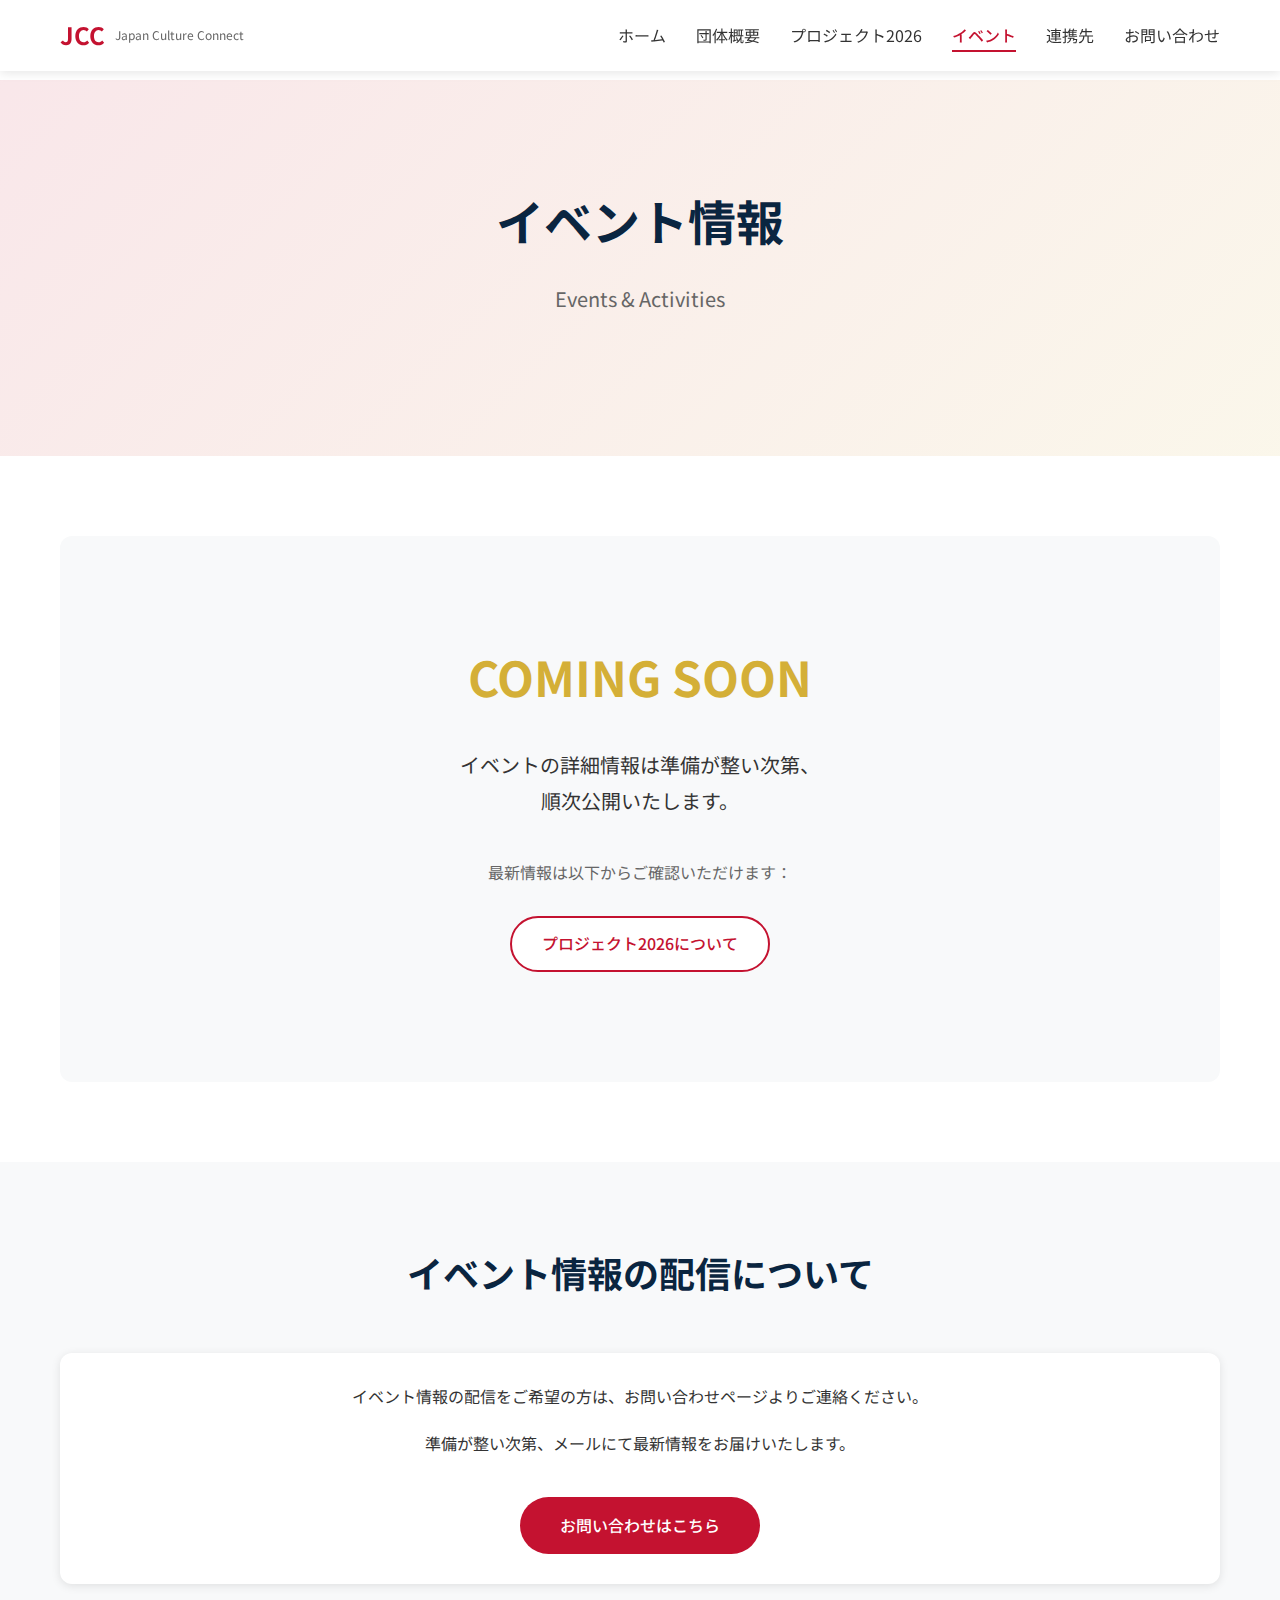
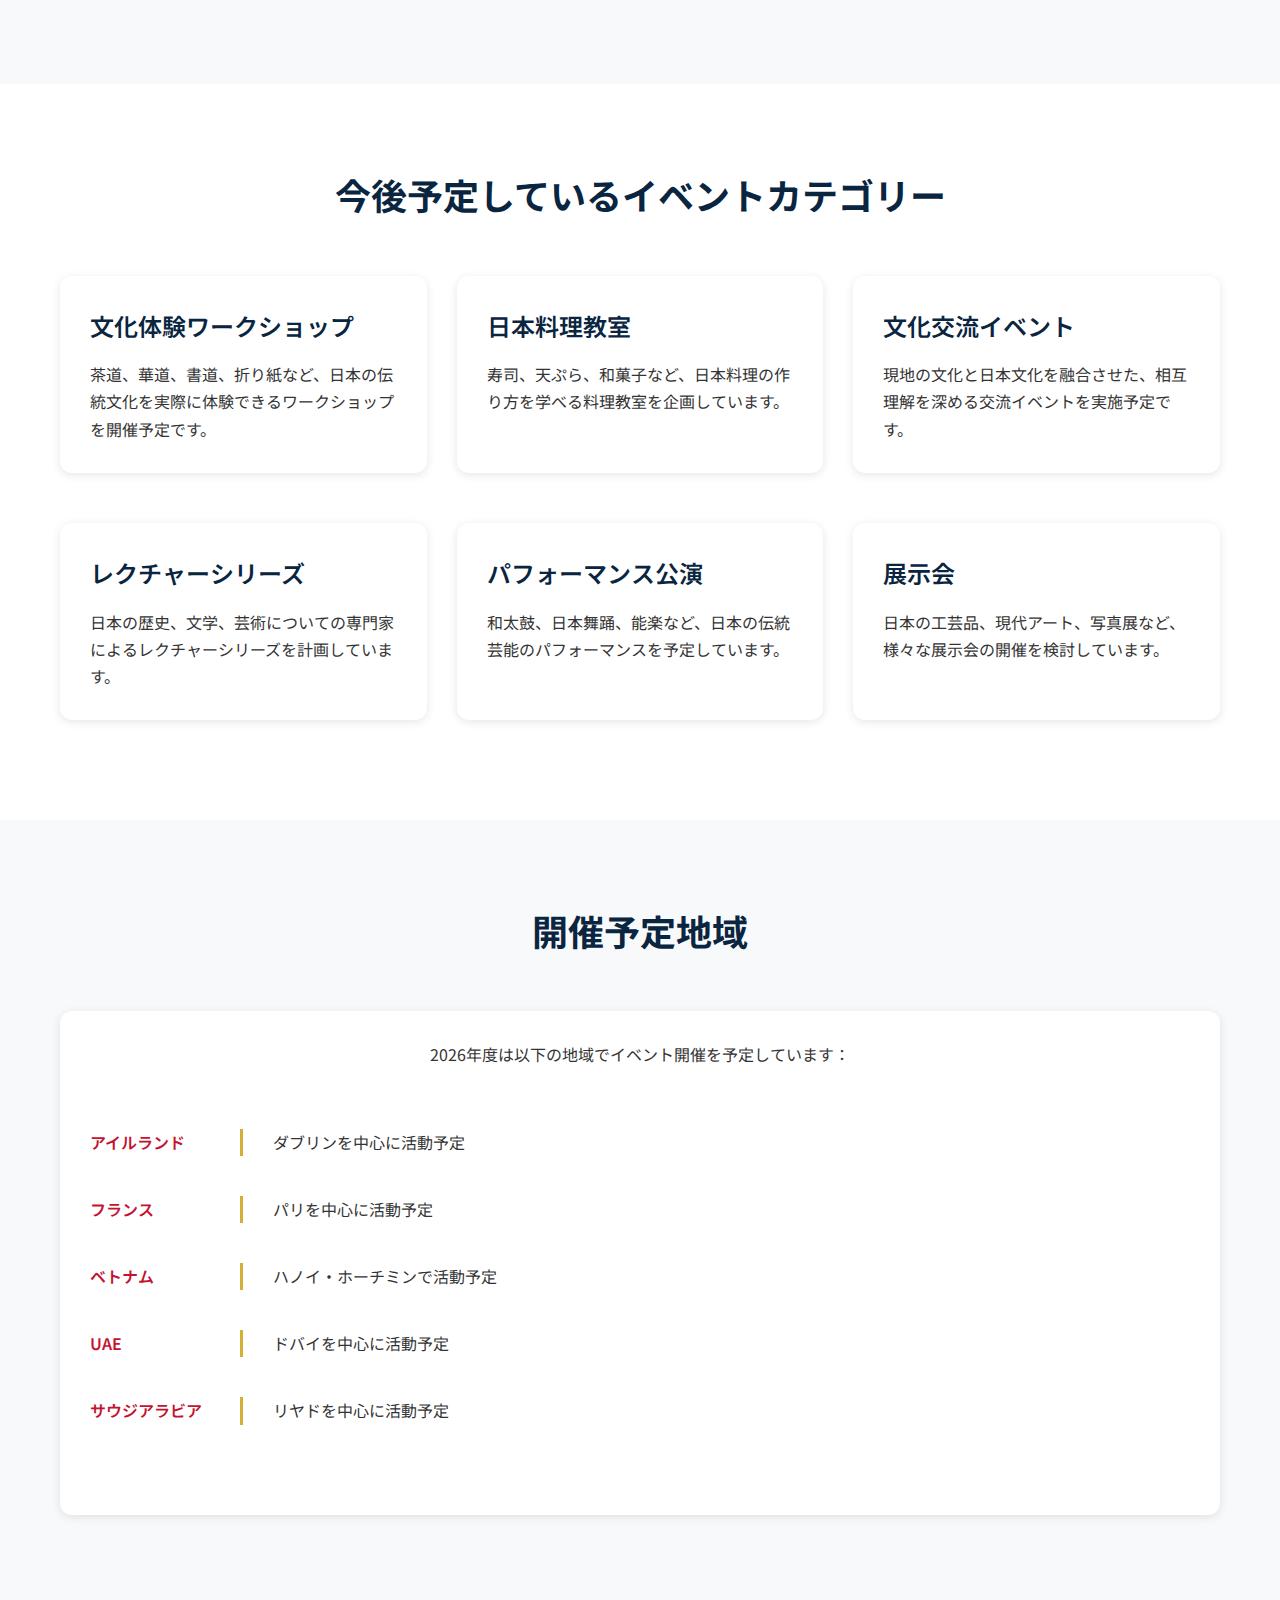
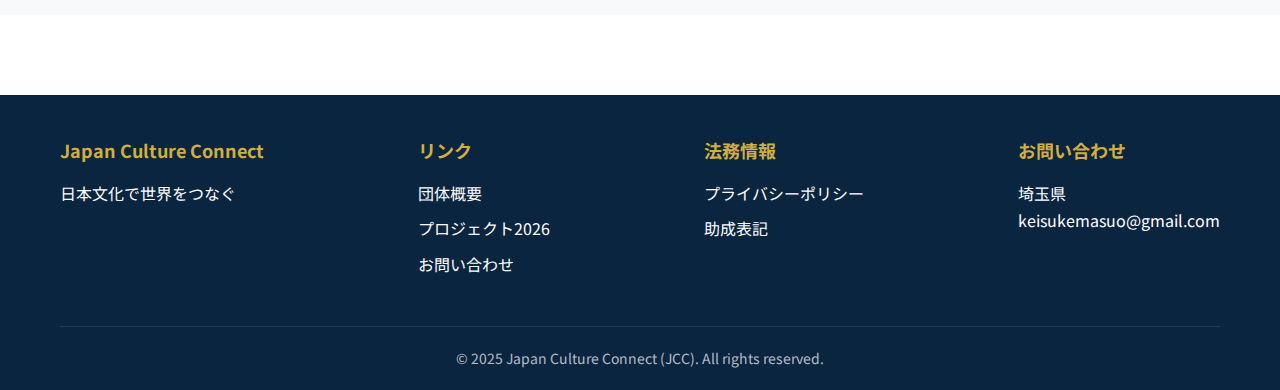
<file: events.html>
<!DOCTYPE html>
<html lang="ja">
<head>
    <meta charset="UTF-8">
    <meta name="viewport" content="width=device-width, initial-scale=1.0">
    <meta name="description" content="Japan Culture Connect (JCC) イベント情報 - 日本文化体験イベントの最新情報">
    <meta name="keywords" content="JCC, Japan Culture Connect, イベント, 日本文化体験, 文化交流">

    <!-- OGP Tags -->
    <meta property="og:title" content="イベント - Japan Culture Connect (JCC)">
    <meta property="og:description" content="Japan Culture Connectが開催する日本文化体験イベントの最新情報をお届けします。">
    <meta property="og:type" content="website">
    <meta property="og:url" content="https://japancultureconnect.org/events.html">
    <meta property="og:image" content="https://japancultureconnect.org/images/ogp.jpg">
    <meta property="og:site_name" content="Japan Culture Connect">
    <meta property="og:locale" content="ja_JP">

    <title>イベント - Japan Culture Connect (JCC)</title>
    <link rel="stylesheet" href="css/style.css">
</head>
<body>
    <header>
        <div class="container">
            <div class="header-content">
                <a href="index.html" class="logo">
                    <h1>JCC</h1>
                    <span class="logo-subtitle">Japan Culture Connect</span>
                </a>
                <nav>
                    <ul>
                        <li><a href="index.html">ホーム</a></li>
                        <li><a href="about.html">団体概要</a></li>
                        <li><a href="project2026.html">プロジェクト2026</a></li>
                        <li><a href="events.html">イベント</a></li>
                        <li><a href="partners.html">連携先</a></li>
                        <li><a href="contact.html">お問い合わせ</a></li>
                    </ul>
                </nav>
                <div class="menu-toggle">
                    <span></span>
                    <span></span>
                    <span></span>
                </div>
            </div>
        </div>
    </header>

    <main>
        <!-- Page Title -->
        <section class="hero">
            <div class="container">
                <h2>イベント情報</h2>
                <p class="hero-subtitle">Events & Activities</p>
            </div>
        </section>

        <!-- Coming Soon Section -->
        <section class="section">
            <div class="container">
                <div class="coming-soon" style="padding: 100px 20px;">
                    <h3 style="font-size: 48px; margin-bottom: 30px;">COMING SOON</h3>
                    <p style="font-size: 20px; line-height: 1.8;">イベントの詳細情報は準備が整い次第、<br>順次公開いたします。</p>

                    <div class="mt-40">
                        <p class="text-muted">最新情報は以下からご確認いただけます：</p>
                        <div class="mt-20">
                            <a href="project2026.html" class="btn-secondary" style="margin: 10px;">プロジェクト2026について</a>
                        </div>
                    </div>
                </div>
            </div>
        </section>

        <!-- Newsletter Signup (Placeholder) -->
        <section class="section bg-light">
            <div class="container">
                <h2 class="section-title">イベント情報の配信について</h2>
                <div class="card text-center">
                    <p>イベント情報の配信をご希望の方は、お問い合わせページよりご連絡ください。</p>
                    <p class="mt-20">準備が整い次第、メールにて最新情報をお届けいたします。</p>
                    <div class="mt-40">
                        <a href="contact.html" class="btn-primary">お問い合わせはこちら</a>
                    </div>
                </div>
            </div>
        </section>

        <!-- Event Categories (Future) -->
        <section class="section">
            <div class="container">
                <h2 class="section-title">今後予定しているイベントカテゴリー</h2>
                <div class="card-grid">
                    <div class="card">
                        <h3>文化体験ワークショップ</h3>
                        <p>茶道、華道、書道、折り紙など、日本の伝統文化を実際に体験できるワークショップを開催予定です。</p>
                    </div>
                    <div class="card">
                        <h3>日本料理教室</h3>
                        <p>寿司、天ぷら、和菓子など、日本料理の作り方を学べる料理教室を企画しています。</p>
                    </div>
                    <div class="card">
                        <h3>文化交流イベント</h3>
                        <p>現地の文化と日本文化を融合させた、相互理解を深める交流イベントを実施予定です。</p>
                    </div>
                    <div class="card">
                        <h3>レクチャーシリーズ</h3>
                        <p>日本の歴史、文学、芸術についての専門家によるレクチャーシリーズを計画しています。</p>
                    </div>
                    <div class="card">
                        <h3>パフォーマンス公演</h3>
                        <p>和太鼓、日本舞踊、能楽など、日本の伝統芸能のパフォーマンスを予定しています。</p>
                    </div>
                    <div class="card">
                        <h3>展示会</h3>
                        <p>日本の工芸品、現代アート、写真展など、様々な展示会の開催を検討しています。</p>
                    </div>
                </div>
            </div>
        </section>

        <!-- Past Events (Placeholder for future) -->
        <section class="section bg-light">
            <div class="container">
                <h2 class="section-title">開催予定地域</h2>
                <div class="card">
                    <p class="text-center">2026年度は以下の地域でイベント開催を予定しています：</p>
                    <div class="timeline mt-40">
                        <div class="timeline-item">
                            <div class="timeline-date">アイルランド</div>
                            <div class="timeline-content">
                                <p>ダブリンを中心に活動予定</p>
                            </div>
                        </div>
                        <div class="timeline-item">
                            <div class="timeline-date">フランス</div>
                            <div class="timeline-content">
                                <p>パリを中心に活動予定</p>
                            </div>
                        </div>
                        <div class="timeline-item">
                            <div class="timeline-date">ベトナム</div>
                            <div class="timeline-content">
                                <p>ハノイ・ホーチミンで活動予定</p>
                            </div>
                        </div>
                        <div class="timeline-item">
                            <div class="timeline-date">UAE</div>
                            <div class="timeline-content">
                                <p>ドバイを中心に活動予定</p>
                            </div>
                        </div>
                        <div class="timeline-item">
                            <div class="timeline-date">サウジアラビア</div>
                            <div class="timeline-content">
                                <p>リヤドを中心に活動予定</p>
                            </div>
                        </div>
                    </div>
                </div>
            </div>
        </section>
    </main>

    <footer>
        <div class="container">
            <div class="footer-content">
                <div class="footer-section">
                    <h4>Japan Culture Connect</h4>
                    <p>日本文化で世界をつなぐ</p>
                </div>
                <div class="footer-section">
                    <h4>リンク</h4>
                    <a href="about.html">団体概要</a>
                    <a href="project2026.html">プロジェクト2026</a>
                    <a href="contact.html">お問い合わせ</a>
                </div>
                <div class="footer-section">
                    <h4>法務情報</h4>
                    <a href="privacy.html">プライバシーポリシー</a>
                    <a href="ack.html">助成表記</a>
                </div>
                <div class="footer-section">
                    <h4>お問い合わせ</h4>
                    <p>埼玉県</p>
                    <a href="mailto:keisukemasuo@gmail.com">keisukemasuo@gmail.com</a>
                </div>
            </div>
            <div class="footer-bottom">
                <p>&copy; 2025 Japan Culture Connect (JCC). All rights reserved.</p>
            </div>
        </div>
    </footer>

    <script src="js/script.js"></script>
</body>
</html>
</file>
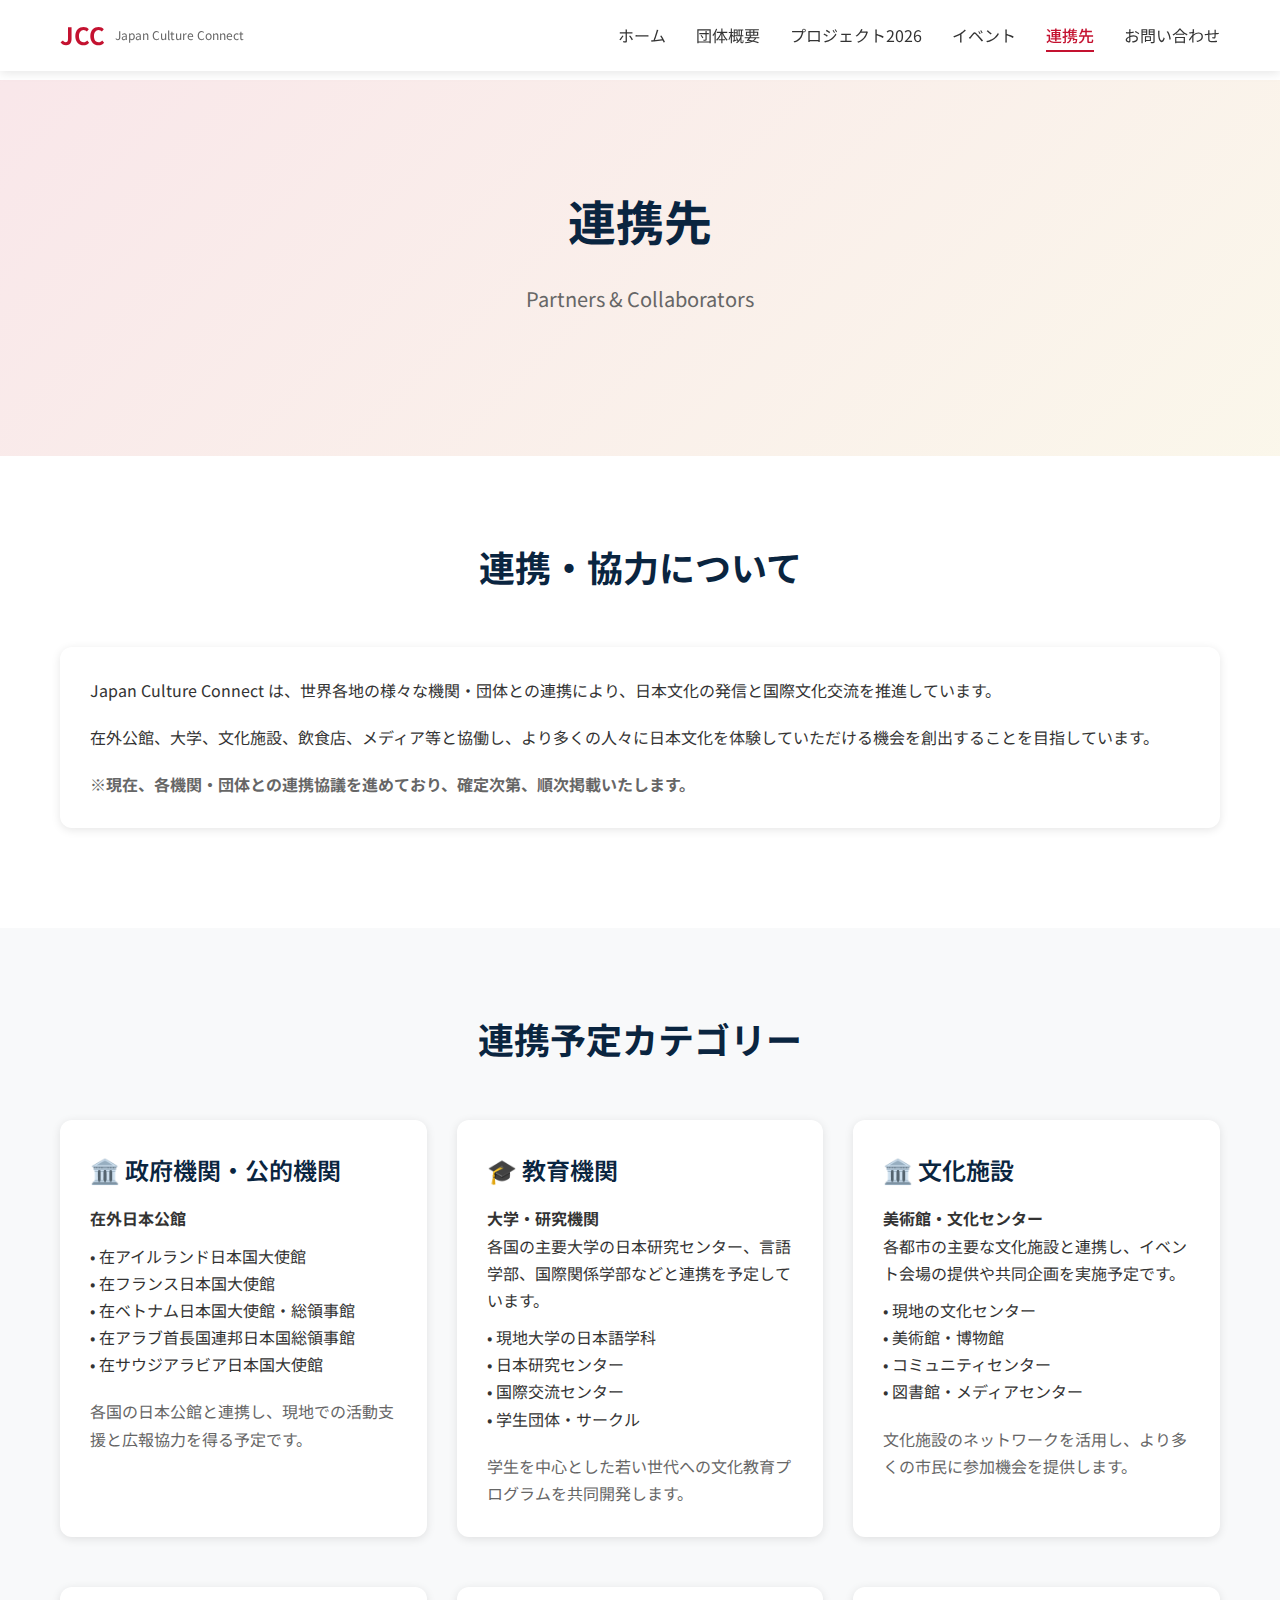
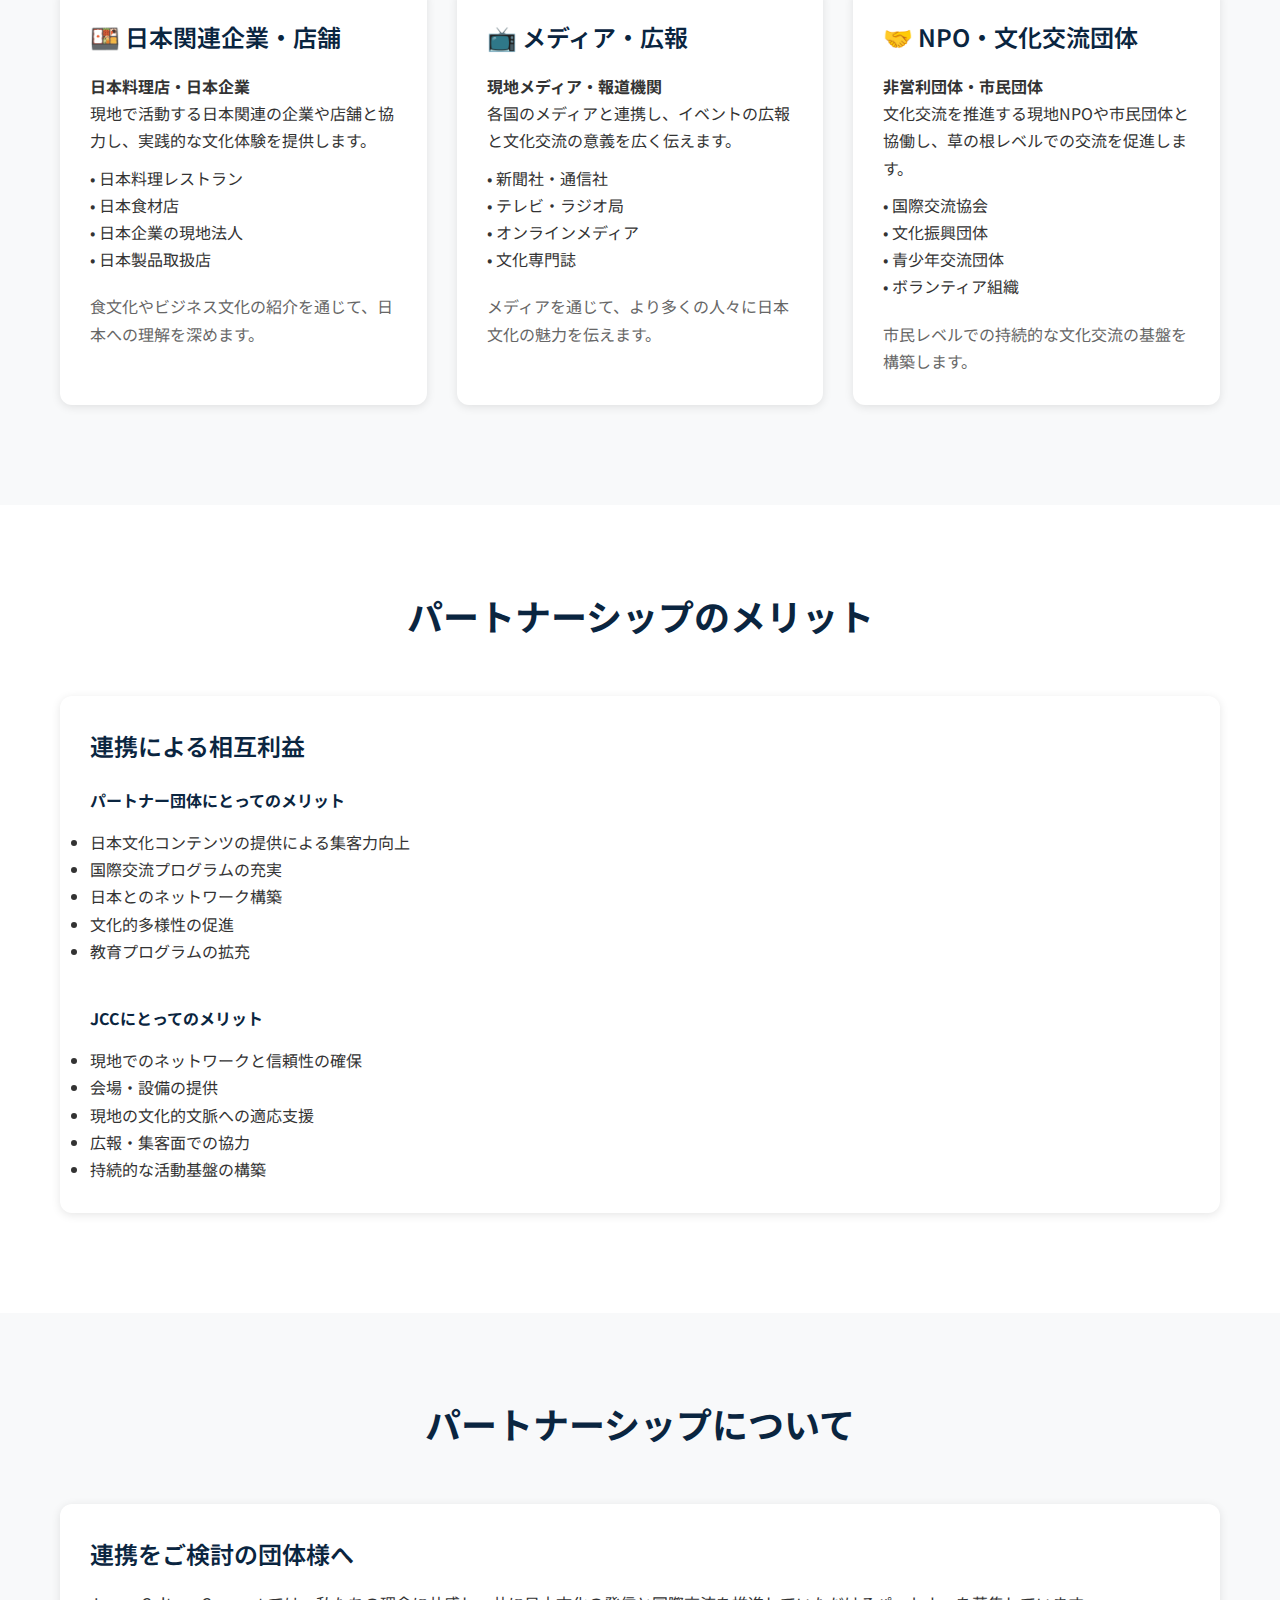
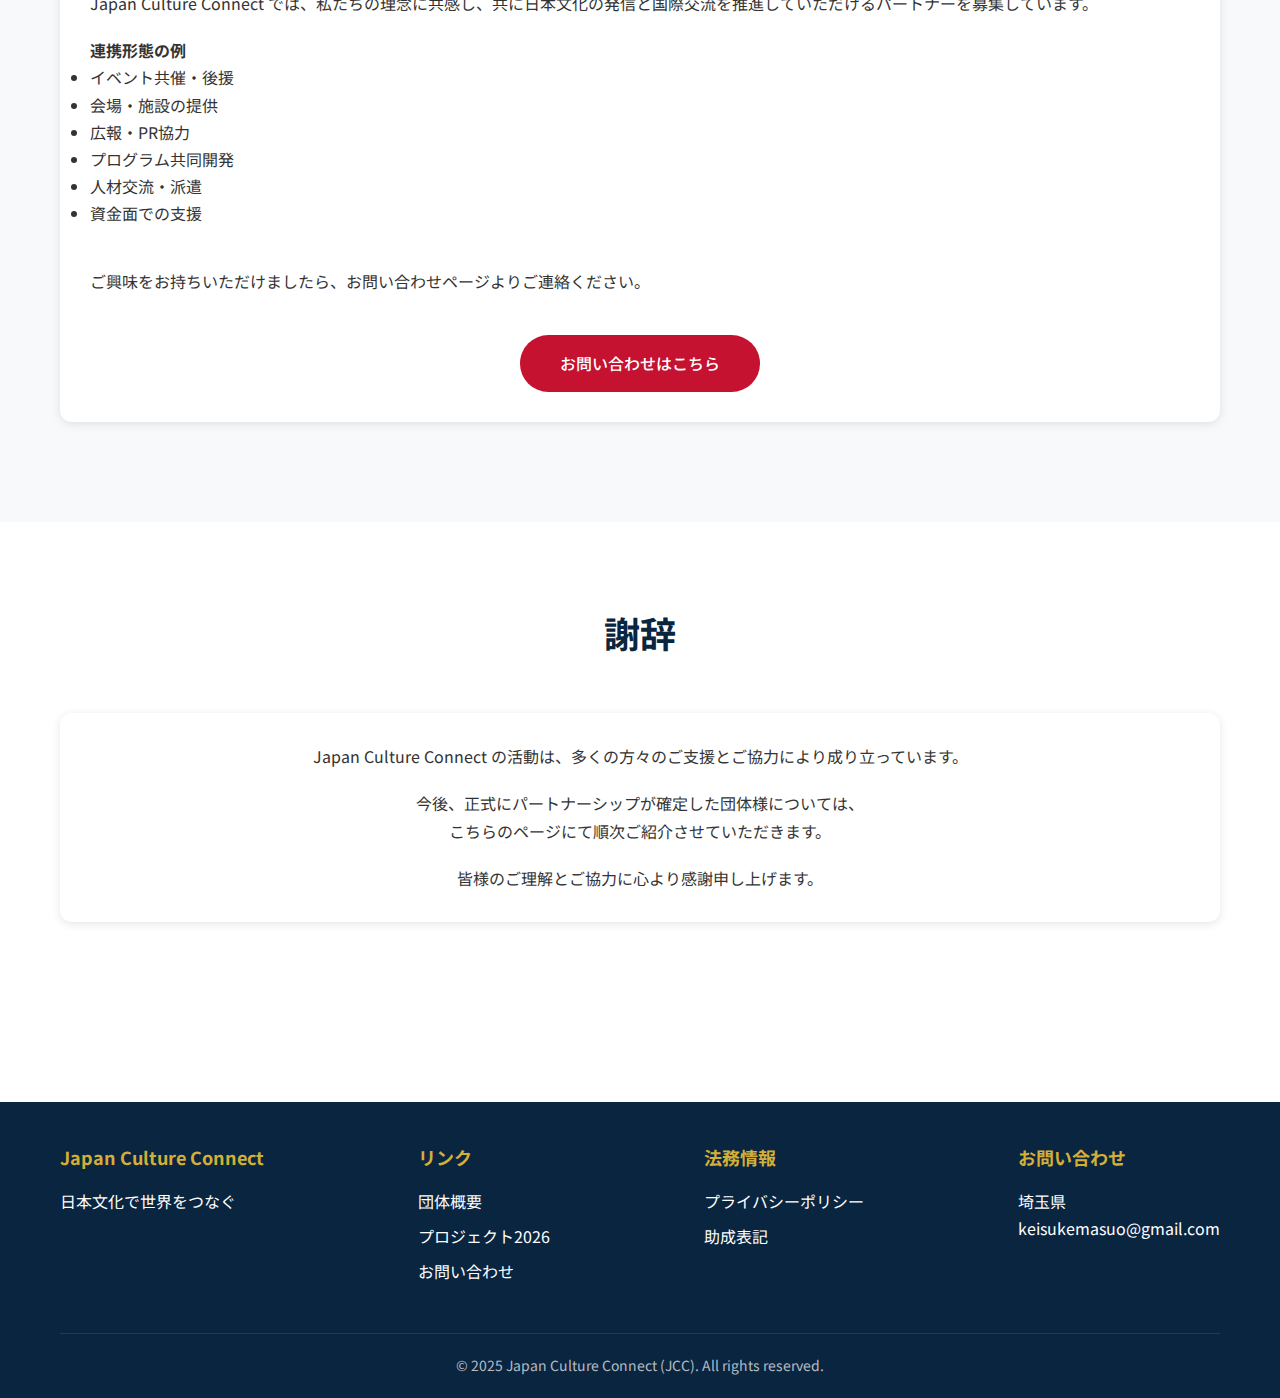
<file: partners.html>
<!DOCTYPE html>
<html lang="ja">
<head>
    <meta charset="UTF-8">
    <meta name="viewport" content="width=device-width, initial-scale=1.0">
    <meta name="description" content="Japan Culture Connect (JCC) 連携先 - 協力団体・パートナー情報">
    <meta name="keywords" content="JCC, Japan Culture Connect, 連携先, パートナー, 協力団体">

    <!-- OGP Tags -->
    <meta property="og:title" content="連携先 - Japan Culture Connect (JCC)">
    <meta property="og:description" content="Japan Culture Connectの活動を支える連携先・パートナー団体をご紹介します。">
    <meta property="og:type" content="website">
    <meta property="og:url" content="https://japancultureconnect.org/partners.html">
    <meta property="og:image" content="https://japancultureconnect.org/images/ogp.jpg">
    <meta property="og:site_name" content="Japan Culture Connect">
    <meta property="og:locale" content="ja_JP">

    <title>連携先 - Japan Culture Connect (JCC)</title>
    <link rel="stylesheet" href="css/style.css">
</head>
<body>
    <header>
        <div class="container">
            <div class="header-content">
                <a href="index.html" class="logo">
                    <h1>JCC</h1>
                    <span class="logo-subtitle">Japan Culture Connect</span>
                </a>
                <nav>
                    <ul>
                        <li><a href="index.html">ホーム</a></li>
                        <li><a href="about.html">団体概要</a></li>
                        <li><a href="project2026.html">プロジェクト2026</a></li>
                        <li><a href="events.html">イベント</a></li>
                        <li><a href="partners.html">連携先</a></li>
                        <li><a href="contact.html">お問い合わせ</a></li>
                    </ul>
                </nav>
                <div class="menu-toggle">
                    <span></span>
                    <span></span>
                    <span></span>
                </div>
            </div>
        </div>
    </header>

    <main>
        <!-- Page Title -->
        <section class="hero">
            <div class="container">
                <h2>連携先</h2>
                <p class="hero-subtitle">Partners & Collaborators</p>
            </div>
        </section>

        <!-- Overview -->
        <section class="section">
            <div class="container">
                <h2 class="section-title">連携・協力について</h2>
                <div class="card">
                    <p>Japan Culture Connect は、世界各地の様々な機関・団体との連携により、日本文化の発信と国際文化交流を推進しています。</p>
                    <p class="mt-20">在外公館、大学、文化施設、飲食店、メディア等と協働し、より多くの人々に日本文化を体験していただける機会を創出することを目指しています。</p>
                    <p class="mt-20 text-muted"><strong>※現在、各機関・団体との連携協議を進めており、確定次第、順次掲載いたします。</strong></p>
                </div>
            </div>
        </section>

        <!-- Partner Categories -->
        <section class="section bg-light">
            <div class="container">
                <h2 class="section-title">連携予定カテゴリー</h2>
                <div class="card-grid">
                    <div class="card">
                        <h3>🏛️ 政府機関・公的機関</h3>
                        <p><strong>在外日本公館</strong></p>
                        <ul style="list-style: none; padding: 0; margin-top: 10px;">
                            <li>• 在アイルランド日本国大使館</li>
                            <li>• 在フランス日本国大使館</li>
                            <li>• 在ベトナム日本国大使館・総領事館</li>
                            <li>• 在アラブ首長国連邦日本国総領事館</li>
                            <li>• 在サウジアラビア日本国大使館</li>
                        </ul>
                        <p class="text-muted mt-20">各国の日本公館と連携し、現地での活動支援と広報協力を得る予定です。</p>
                    </div>

                    <div class="card">
                        <h3>🎓 教育機関</h3>
                        <p><strong>大学・研究機関</strong></p>
                        <p>各国の主要大学の日本研究センター、言語学部、国際関係学部などと連携を予定しています。</p>
                        <ul style="list-style: none; padding: 0; margin-top: 10px;">
                            <li>• 現地大学の日本語学科</li>
                            <li>• 日本研究センター</li>
                            <li>• 国際交流センター</li>
                            <li>• 学生団体・サークル</li>
                        </ul>
                        <p class="text-muted mt-20">学生を中心とした若い世代への文化教育プログラムを共同開発します。</p>
                    </div>

                    <div class="card">
                        <h3>🏛️ 文化施設</h3>
                        <p><strong>美術館・文化センター</strong></p>
                        <p>各都市の主要な文化施設と連携し、イベント会場の提供や共同企画を実施予定です。</p>
                        <ul style="list-style: none; padding: 0; margin-top: 10px;">
                            <li>• 現地の文化センター</li>
                            <li>• 美術館・博物館</li>
                            <li>• コミュニティセンター</li>
                            <li>• 図書館・メディアセンター</li>
                        </ul>
                        <p class="text-muted mt-20">文化施設のネットワークを活用し、より多くの市民に参加機会を提供します。</p>
                    </div>

                    <div class="card">
                        <h3>🍱 日本関連企業・店舗</h3>
                        <p><strong>日本料理店・日本企業</strong></p>
                        <p>現地で活動する日本関連の企業や店舗と協力し、実践的な文化体験を提供します。</p>
                        <ul style="list-style: none; padding: 0; margin-top: 10px;">
                            <li>• 日本料理レストラン</li>
                            <li>• 日本食材店</li>
                            <li>• 日本企業の現地法人</li>
                            <li>• 日本製品取扱店</li>
                        </ul>
                        <p class="text-muted mt-20">食文化やビジネス文化の紹介を通じて、日本への理解を深めます。</p>
                    </div>

                    <div class="card">
                        <h3>📺 メディア・広報</h3>
                        <p><strong>現地メディア・報道機関</strong></p>
                        <p>各国のメディアと連携し、イベントの広報と文化交流の意義を広く伝えます。</p>
                        <ul style="list-style: none; padding: 0; margin-top: 10px;">
                            <li>• 新聞社・通信社</li>
                            <li>• テレビ・ラジオ局</li>
                            <li>• オンラインメディア</li>
                            <li>• 文化専門誌</li>
                        </ul>
                        <p class="text-muted mt-20">メディアを通じて、より多くの人々に日本文化の魅力を伝えます。</p>
                    </div>

                    <div class="card">
                        <h3>🤝 NPO・文化交流団体</h3>
                        <p><strong>非営利団体・市民団体</strong></p>
                        <p>文化交流を推進する現地NPOや市民団体と協働し、草の根レベルでの交流を促進します。</p>
                        <ul style="list-style: none; padding: 0; margin-top: 10px;">
                            <li>• 国際交流協会</li>
                            <li>• 文化振興団体</li>
                            <li>• 青少年交流団体</li>
                            <li>• ボランティア組織</li>
                        </ul>
                        <p class="text-muted mt-20">市民レベルでの持続的な文化交流の基盤を構築します。</p>
                    </div>
                </div>
            </div>
        </section>

        <!-- Partnership Benefits -->
        <section class="section">
            <div class="container">
                <h2 class="section-title">パートナーシップのメリット</h2>
                <div class="card">
                    <h3>連携による相互利益</h3>
                    <div class="mt-20">
                        <h4 style="color: var(--secondary-color); margin-bottom: 15px;">パートナー団体にとってのメリット</h4>
                        <ul>
                            <li>日本文化コンテンツの提供による集客力向上</li>
                            <li>国際交流プログラムの充実</li>
                            <li>日本とのネットワーク構築</li>
                            <li>文化的多様性の促進</li>
                            <li>教育プログラムの拡充</li>
                        </ul>
                    </div>

                    <div class="mt-40">
                        <h4 style="color: var(--secondary-color); margin-bottom: 15px;">JCCにとってのメリット</h4>
                        <ul>
                            <li>現地でのネットワークと信頼性の確保</li>
                            <li>会場・設備の提供</li>
                            <li>現地の文化的文脈への適応支援</li>
                            <li>広報・集客面での協力</li>
                            <li>持続的な活動基盤の構築</li>
                        </ul>
                    </div>
                </div>
            </div>
        </section>

        <!-- Future Partners -->
        <section class="section bg-light">
            <div class="container">
                <h2 class="section-title">パートナーシップについて</h2>
                <div class="card">
                    <h3>連携をご検討の団体様へ</h3>
                    <p>Japan Culture Connect では、私たちの理念に共感し、共に日本文化の発信と国際交流を推進していただけるパートナーを募集しています。</p>

                    <div class="mt-20">
                        <h4>連携形態の例</h4>
                        <ul>
                            <li>イベント共催・後援</li>
                            <li>会場・施設の提供</li>
                            <li>広報・PR協力</li>
                            <li>プログラム共同開発</li>
                            <li>人材交流・派遣</li>
                            <li>資金面での支援</li>
                        </ul>
                    </div>

                    <p class="mt-40">ご興味をお持ちいただけましたら、お問い合わせページよりご連絡ください。</p>
                    <div class="text-center mt-40">
                        <a href="contact.html" class="btn-primary">お問い合わせはこちら</a>
                    </div>
                </div>
            </div>
        </section>

        <!-- Acknowledgments -->
        <section class="section">
            <div class="container">
                <h2 class="section-title">謝辞</h2>
                <div class="card text-center">
                    <p>Japan Culture Connect の活動は、多くの方々のご支援とご協力により成り立っています。</p>
                    <p class="mt-20">今後、正式にパートナーシップが確定した団体様については、<br>こちらのページにて順次ご紹介させていただきます。</p>
                    <p class="mt-20">皆様のご理解とご協力に心より感謝申し上げます。</p>
                </div>
            </div>
        </section>
    </main>

    <footer>
        <div class="container">
            <div class="footer-content">
                <div class="footer-section">
                    <h4>Japan Culture Connect</h4>
                    <p>日本文化で世界をつなぐ</p>
                </div>
                <div class="footer-section">
                    <h4>リンク</h4>
                    <a href="about.html">団体概要</a>
                    <a href="project2026.html">プロジェクト2026</a>
                    <a href="contact.html">お問い合わせ</a>
                </div>
                <div class="footer-section">
                    <h4>法務情報</h4>
                    <a href="privacy.html">プライバシーポリシー</a>
                    <a href="ack.html">助成表記</a>
                </div>
                <div class="footer-section">
                    <h4>お問い合わせ</h4>
                    <p>埼玉県</p>
                    <a href="mailto:keisukemasuo@gmail.com">keisukemasuo@gmail.com</a>
                </div>
            </div>
            <div class="footer-bottom">
                <p>&copy; 2025 Japan Culture Connect (JCC). All rights reserved.</p>
            </div>
        </div>
    </footer>

    <script src="js/script.js"></script>
</body>
</html>
</file>
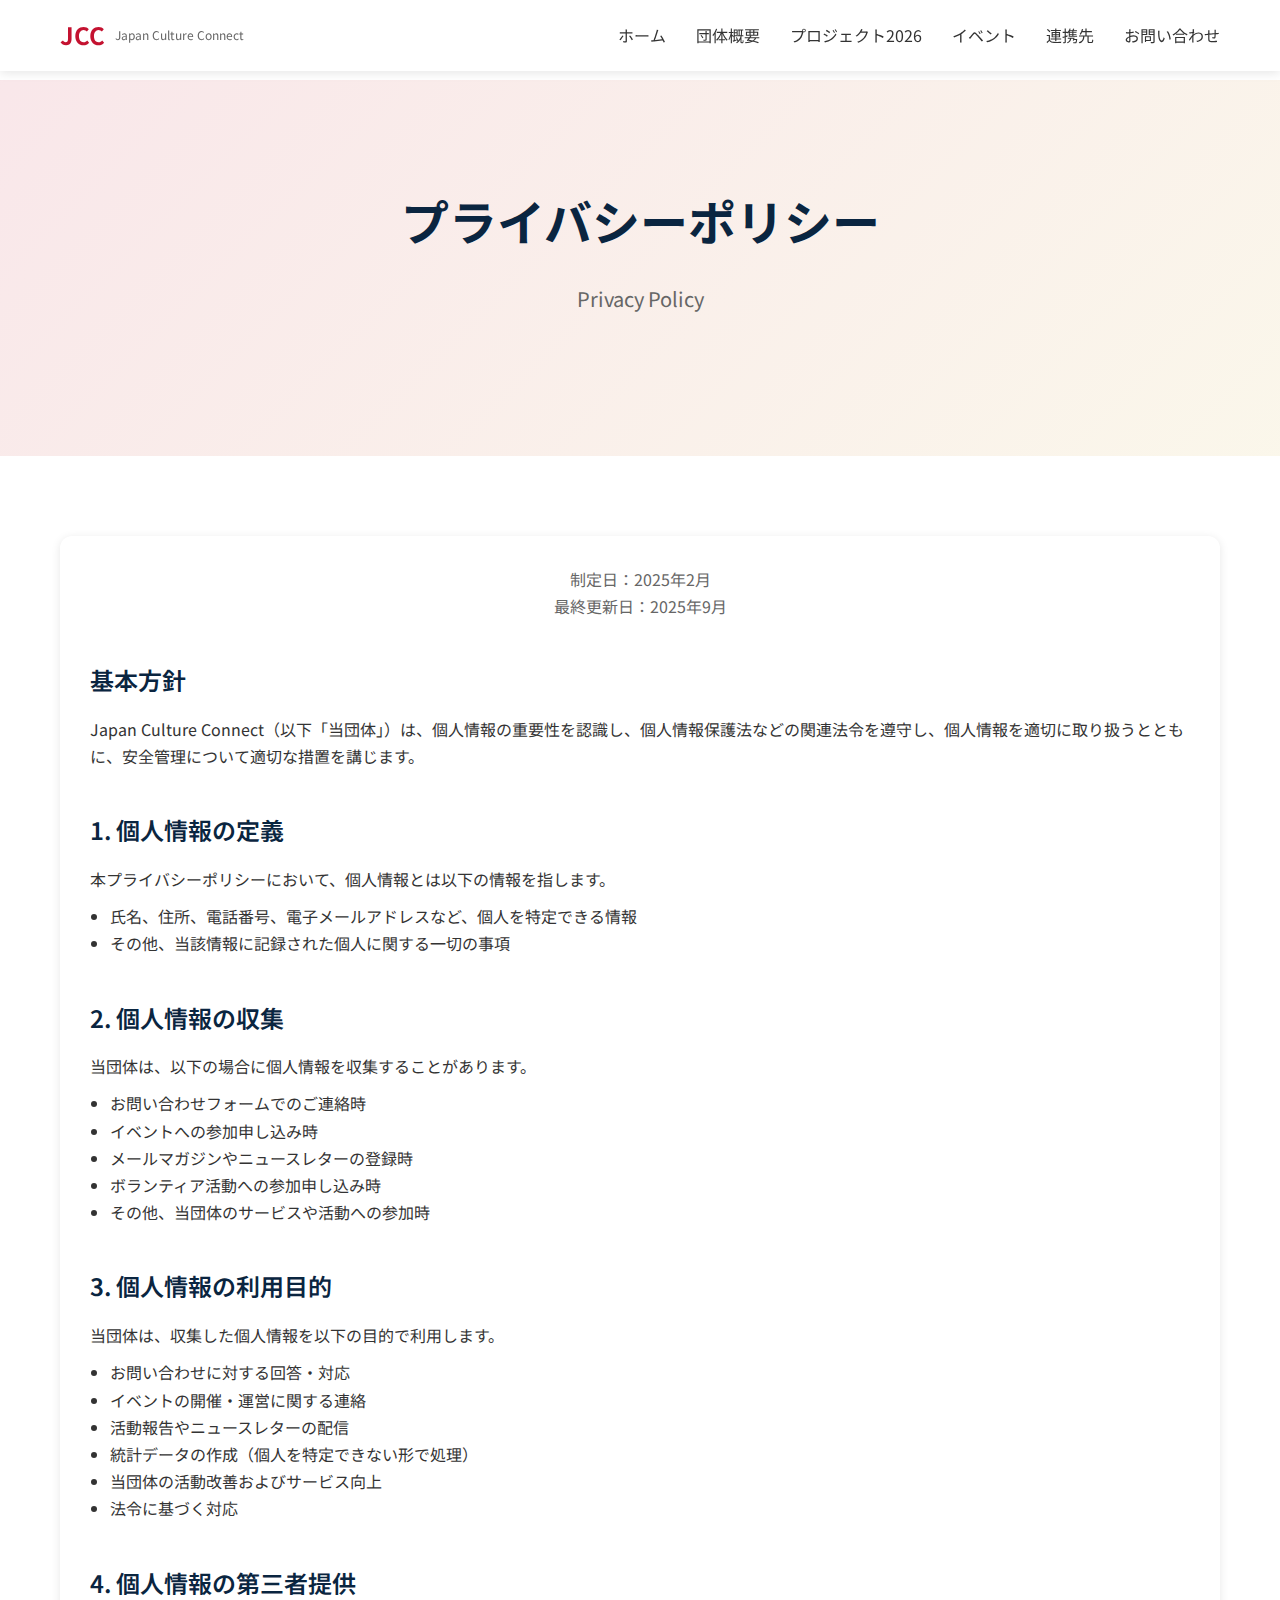
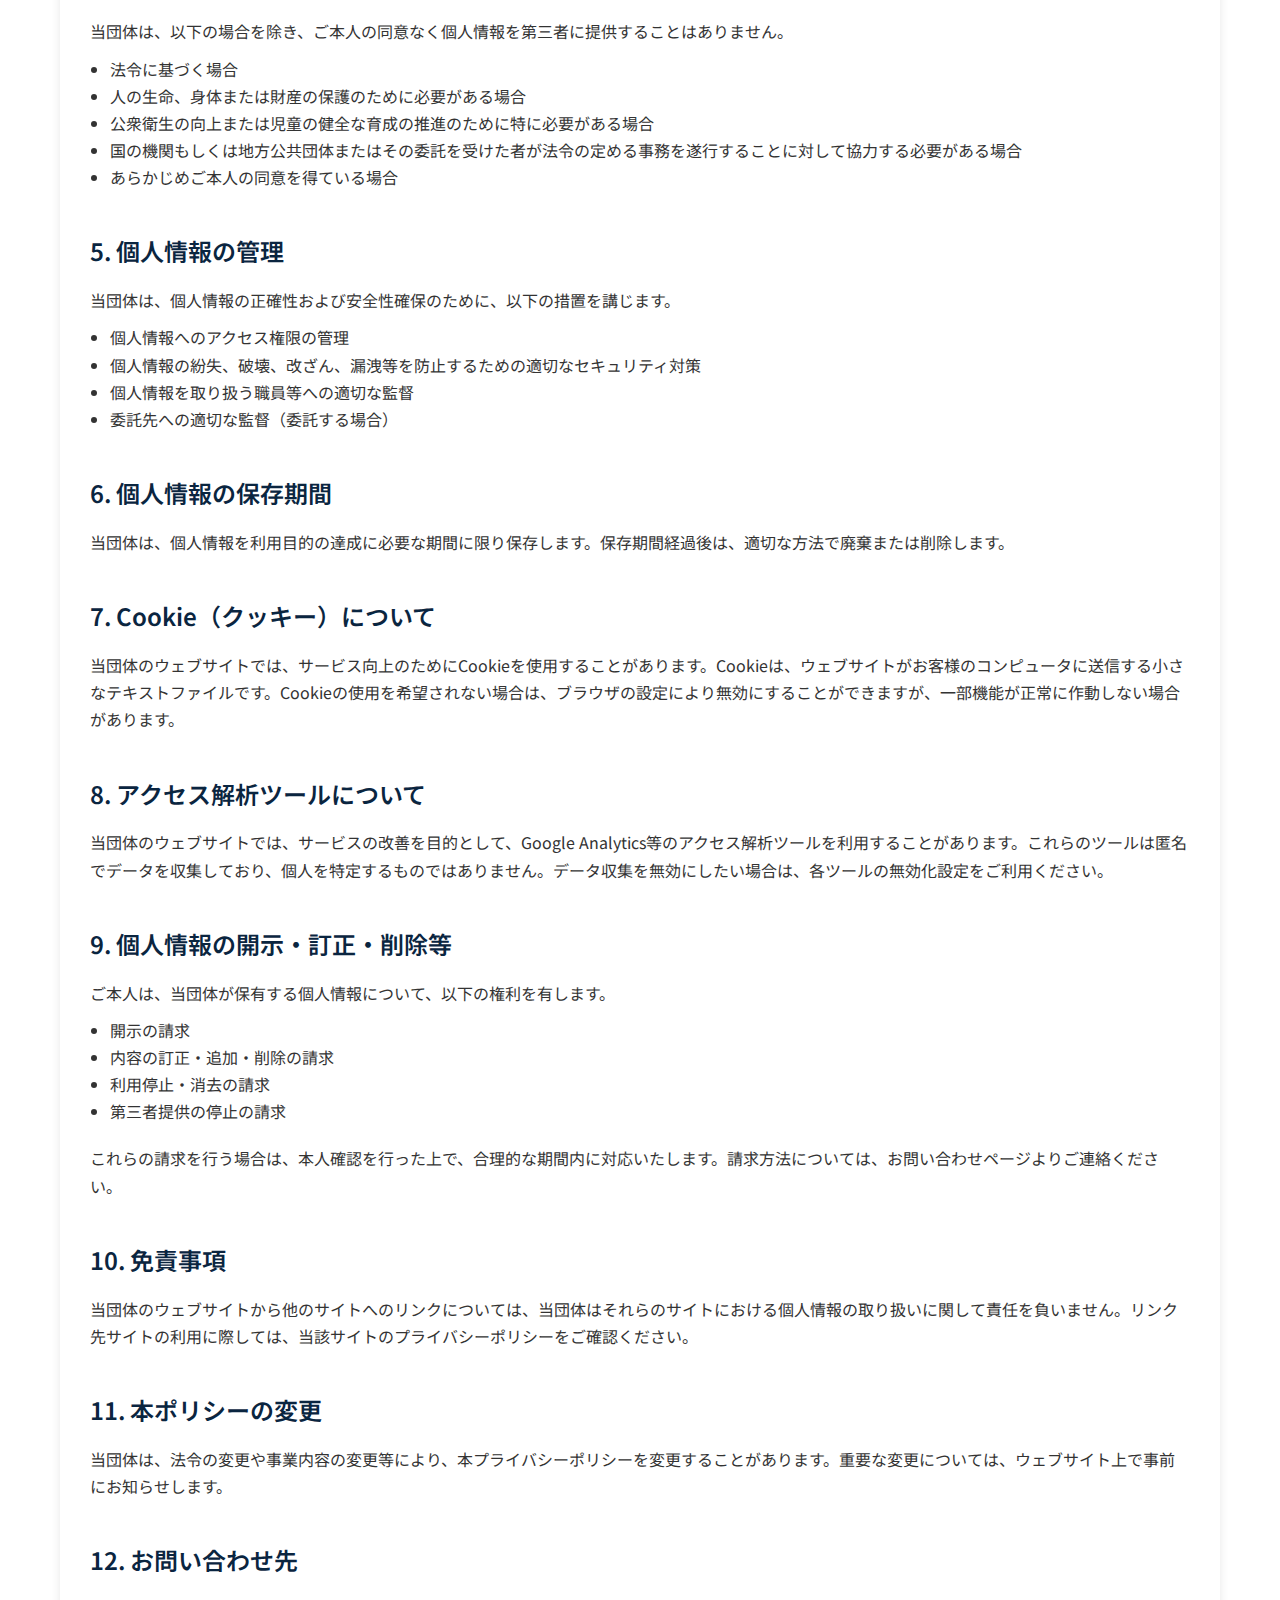
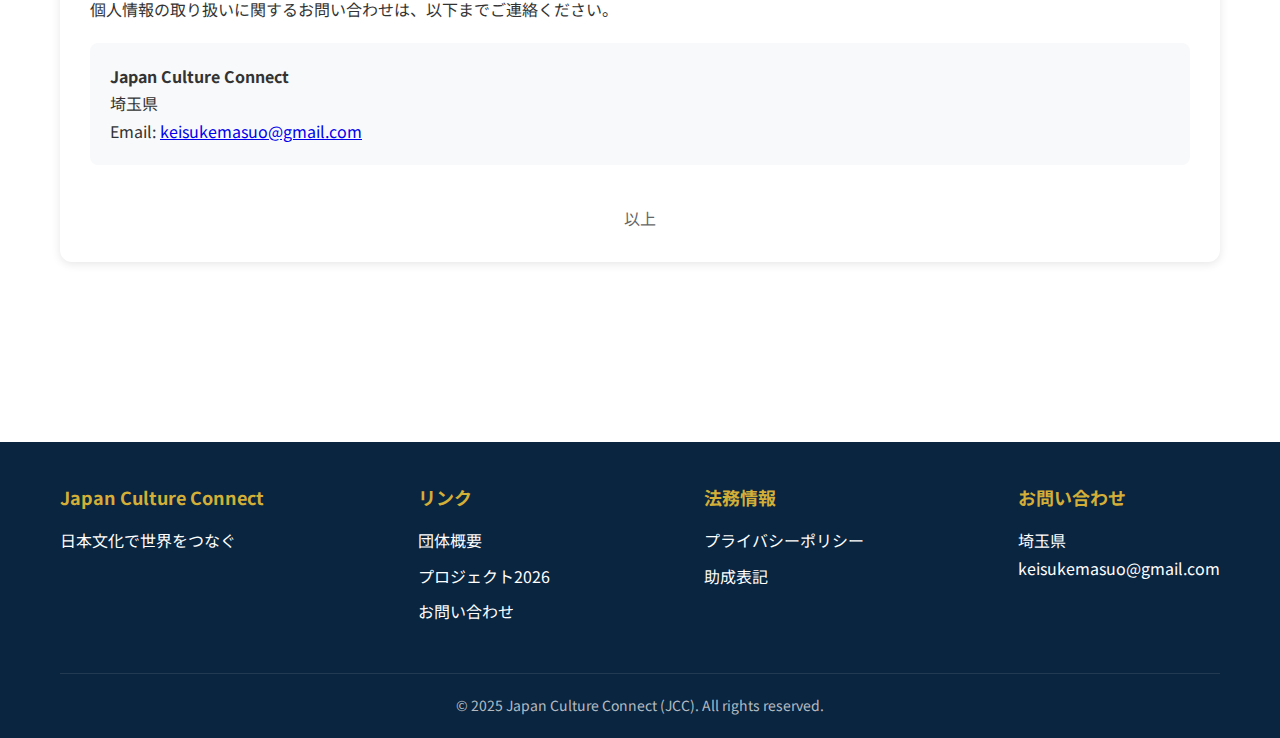
<file: privacy.html>
<!DOCTYPE html>
<html lang="ja">
<head>
    <meta charset="UTF-8">
    <meta name="viewport" content="width=device-width, initial-scale=1.0">
    <meta name="description" content="Japan Culture Connect (JCC) プライバシーポリシー - 個人情報の取り扱いについて">
    <meta name="keywords" content="JCC, Japan Culture Connect, プライバシーポリシー, 個人情報保護">

    <!-- OGP Tags -->
    <meta property="og:title" content="プライバシーポリシー - Japan Culture Connect (JCC)">
    <meta property="og:description" content="Japan Culture Connectの個人情報保護方針について。">
    <meta property="og:type" content="website">
    <meta property="og:url" content="https://japancultureconnect.org/privacy.html">
    <meta property="og:image" content="https://japancultureconnect.org/images/ogp.jpg">
    <meta property="og:site_name" content="Japan Culture Connect">
    <meta property="og:locale" content="ja_JP">

    <title>プライバシーポリシー - Japan Culture Connect (JCC)</title>
    <link rel="stylesheet" href="css/style.css">
</head>
<body>
    <header>
        <div class="container">
            <div class="header-content">
                <a href="index.html" class="logo">
                    <h1>JCC</h1>
                    <span class="logo-subtitle">Japan Culture Connect</span>
                </a>
                <nav>
                    <ul>
                        <li><a href="index.html">ホーム</a></li>
                        <li><a href="about.html">団体概要</a></li>
                        <li><a href="project2026.html">プロジェクト2026</a></li>
                        <li><a href="events.html">イベント</a></li>
                        <li><a href="partners.html">連携先</a></li>
                        <li><a href="contact.html">お問い合わせ</a></li>
                    </ul>
                </nav>
                <div class="menu-toggle">
                    <span></span>
                    <span></span>
                    <span></span>
                </div>
            </div>
        </div>
    </header>

    <main>
        <!-- Page Title -->
        <section class="hero">
            <div class="container">
                <h2>プライバシーポリシー</h2>
                <p class="hero-subtitle">Privacy Policy</p>
            </div>
        </section>

        <!-- Privacy Policy Content -->
        <section class="section">
            <div class="container">
                <div class="card">
                    <p class="text-center text-muted" style="margin-bottom: 40px;">制定日：2025年2月<br>最終更新日：2025年9月</p>

                    <h3>基本方針</h3>
                    <p>Japan Culture Connect（以下「当団体」）は、個人情報の重要性を認識し、個人情報保護法などの関連法令を遵守し、個人情報を適切に取り扱うとともに、安全管理について適切な措置を講じます。</p>

                    <h3 class="mt-40">1. 個人情報の定義</h3>
                    <p>本プライバシーポリシーにおいて、個人情報とは以下の情報を指します。</p>
                    <ul style="margin-left: 20px; margin-top: 10px;">
                        <li>氏名、住所、電話番号、電子メールアドレスなど、個人を特定できる情報</li>
                        <li>その他、当該情報に記録された個人に関する一切の事項</li>
                    </ul>

                    <h3 class="mt-40">2. 個人情報の収集</h3>
                    <p>当団体は、以下の場合に個人情報を収集することがあります。</p>
                    <ul style="margin-left: 20px; margin-top: 10px;">
                        <li>お問い合わせフォームでのご連絡時</li>
                        <li>イベントへの参加申し込み時</li>
                        <li>メールマガジンやニュースレターの登録時</li>
                        <li>ボランティア活動への参加申し込み時</li>
                        <li>その他、当団体のサービスや活動への参加時</li>
                    </ul>

                    <h3 class="mt-40">3. 個人情報の利用目的</h3>
                    <p>当団体は、収集した個人情報を以下の目的で利用します。</p>
                    <ul style="margin-left: 20px; margin-top: 10px;">
                        <li>お問い合わせに対する回答・対応</li>
                        <li>イベントの開催・運営に関する連絡</li>
                        <li>活動報告やニュースレターの配信</li>
                        <li>統計データの作成（個人を特定できない形で処理）</li>
                        <li>当団体の活動改善およびサービス向上</li>
                        <li>法令に基づく対応</li>
                    </ul>

                    <h3 class="mt-40">4. 個人情報の第三者提供</h3>
                    <p>当団体は、以下の場合を除き、ご本人の同意なく個人情報を第三者に提供することはありません。</p>
                    <ul style="margin-left: 20px; margin-top: 10px;">
                        <li>法令に基づく場合</li>
                        <li>人の生命、身体または財産の保護のために必要がある場合</li>
                        <li>公衆衛生の向上または児童の健全な育成の推進のために特に必要がある場合</li>
                        <li>国の機関もしくは地方公共団体またはその委託を受けた者が法令の定める事務を遂行することに対して協力する必要がある場合</li>
                        <li>あらかじめご本人の同意を得ている場合</li>
                    </ul>

                    <h3 class="mt-40">5. 個人情報の管理</h3>
                    <p>当団体は、個人情報の正確性および安全性確保のために、以下の措置を講じます。</p>
                    <ul style="margin-left: 20px; margin-top: 10px;">
                        <li>個人情報へのアクセス権限の管理</li>
                        <li>個人情報の紛失、破壊、改ざん、漏洩等を防止するための適切なセキュリティ対策</li>
                        <li>個人情報を取り扱う職員等への適切な監督</li>
                        <li>委託先への適切な監督（委託する場合）</li>
                    </ul>

                    <h3 class="mt-40">6. 個人情報の保存期間</h3>
                    <p>当団体は、個人情報を利用目的の達成に必要な期間に限り保存します。保存期間経過後は、適切な方法で廃棄または削除します。</p>

                    <h3 class="mt-40">7. Cookie（クッキー）について</h3>
                    <p>当団体のウェブサイトでは、サービス向上のためにCookieを使用することがあります。Cookieは、ウェブサイトがお客様のコンピュータに送信する小さなテキストファイルです。Cookieの使用を希望されない場合は、ブラウザの設定により無効にすることができますが、一部機能が正常に作動しない場合があります。</p>

                    <h3 class="mt-40">8. アクセス解析ツールについて</h3>
                    <p>当団体のウェブサイトでは、サービスの改善を目的として、Google Analytics等のアクセス解析ツールを利用することがあります。これらのツールは匿名でデータを収集しており、個人を特定するものではありません。データ収集を無効にしたい場合は、各ツールの無効化設定をご利用ください。</p>

                    <h3 class="mt-40">9. 個人情報の開示・訂正・削除等</h3>
                    <p>ご本人は、当団体が保有する個人情報について、以下の権利を有します。</p>
                    <ul style="margin-left: 20px; margin-top: 10px;">
                        <li>開示の請求</li>
                        <li>内容の訂正・追加・削除の請求</li>
                        <li>利用停止・消去の請求</li>
                        <li>第三者提供の停止の請求</li>
                    </ul>
                    <p class="mt-20">これらの請求を行う場合は、本人確認を行った上で、合理的な期間内に対応いたします。請求方法については、お問い合わせページよりご連絡ください。</p>

                    <h3 class="mt-40">10. 免責事項</h3>
                    <p>当団体のウェブサイトから他のサイトへのリンクについては、当団体はそれらのサイトにおける個人情報の取り扱いに関して責任を負いません。リンク先サイトの利用に際しては、当該サイトのプライバシーポリシーをご確認ください。</p>

                    <h3 class="mt-40">11. 本ポリシーの変更</h3>
                    <p>当団体は、法令の変更や事業内容の変更等により、本プライバシーポリシーを変更することがあります。重要な変更については、ウェブサイト上で事前にお知らせします。</p>

                    <h3 class="mt-40">12. お問い合わせ先</h3>
                    <p>個人情報の取り扱いに関するお問い合わせは、以下までご連絡ください。</p>
                    <div style="background-color: var(--bg-light); padding: 20px; border-radius: 8px; margin-top: 20px;">
                        <p><strong>Japan Culture Connect</strong></p>
                        <p>埼玉県</p>
                        <p>Email: <a href="mailto:keisukemasuo@gmail.com">keisukemasuo@gmail.com</a></p>
                    </div>

                    <div class="text-center mt-40">
                        <p class="text-muted">以上</p>
                    </div>
                </div>
            </div>
        </section>
    </main>

    <footer>
        <div class="container">
            <div class="footer-content">
                <div class="footer-section">
                    <h4>Japan Culture Connect</h4>
                    <p>日本文化で世界をつなぐ</p>
                </div>
                <div class="footer-section">
                    <h4>リンク</h4>
                    <a href="about.html">団体概要</a>
                    <a href="project2026.html">プロジェクト2026</a>
                    <a href="contact.html">お問い合わせ</a>
                </div>
                <div class="footer-section">
                    <h4>法務情報</h4>
                    <a href="privacy.html">プライバシーポリシー</a>
                    <a href="ack.html">助成表記</a>
                </div>
                <div class="footer-section">
                    <h4>お問い合わせ</h4>
                    <p>埼玉県</p>
                    <a href="mailto:keisukemasuo@gmail.com">keisukemasuo@gmail.com</a>
                </div>
            </div>
            <div class="footer-bottom">
                <p>&copy; 2025 Japan Culture Connect (JCC). All rights reserved.</p>
            </div>
        </div>
    </footer>

    <script src="js/script.js"></script>
</body>
</html>
</file>
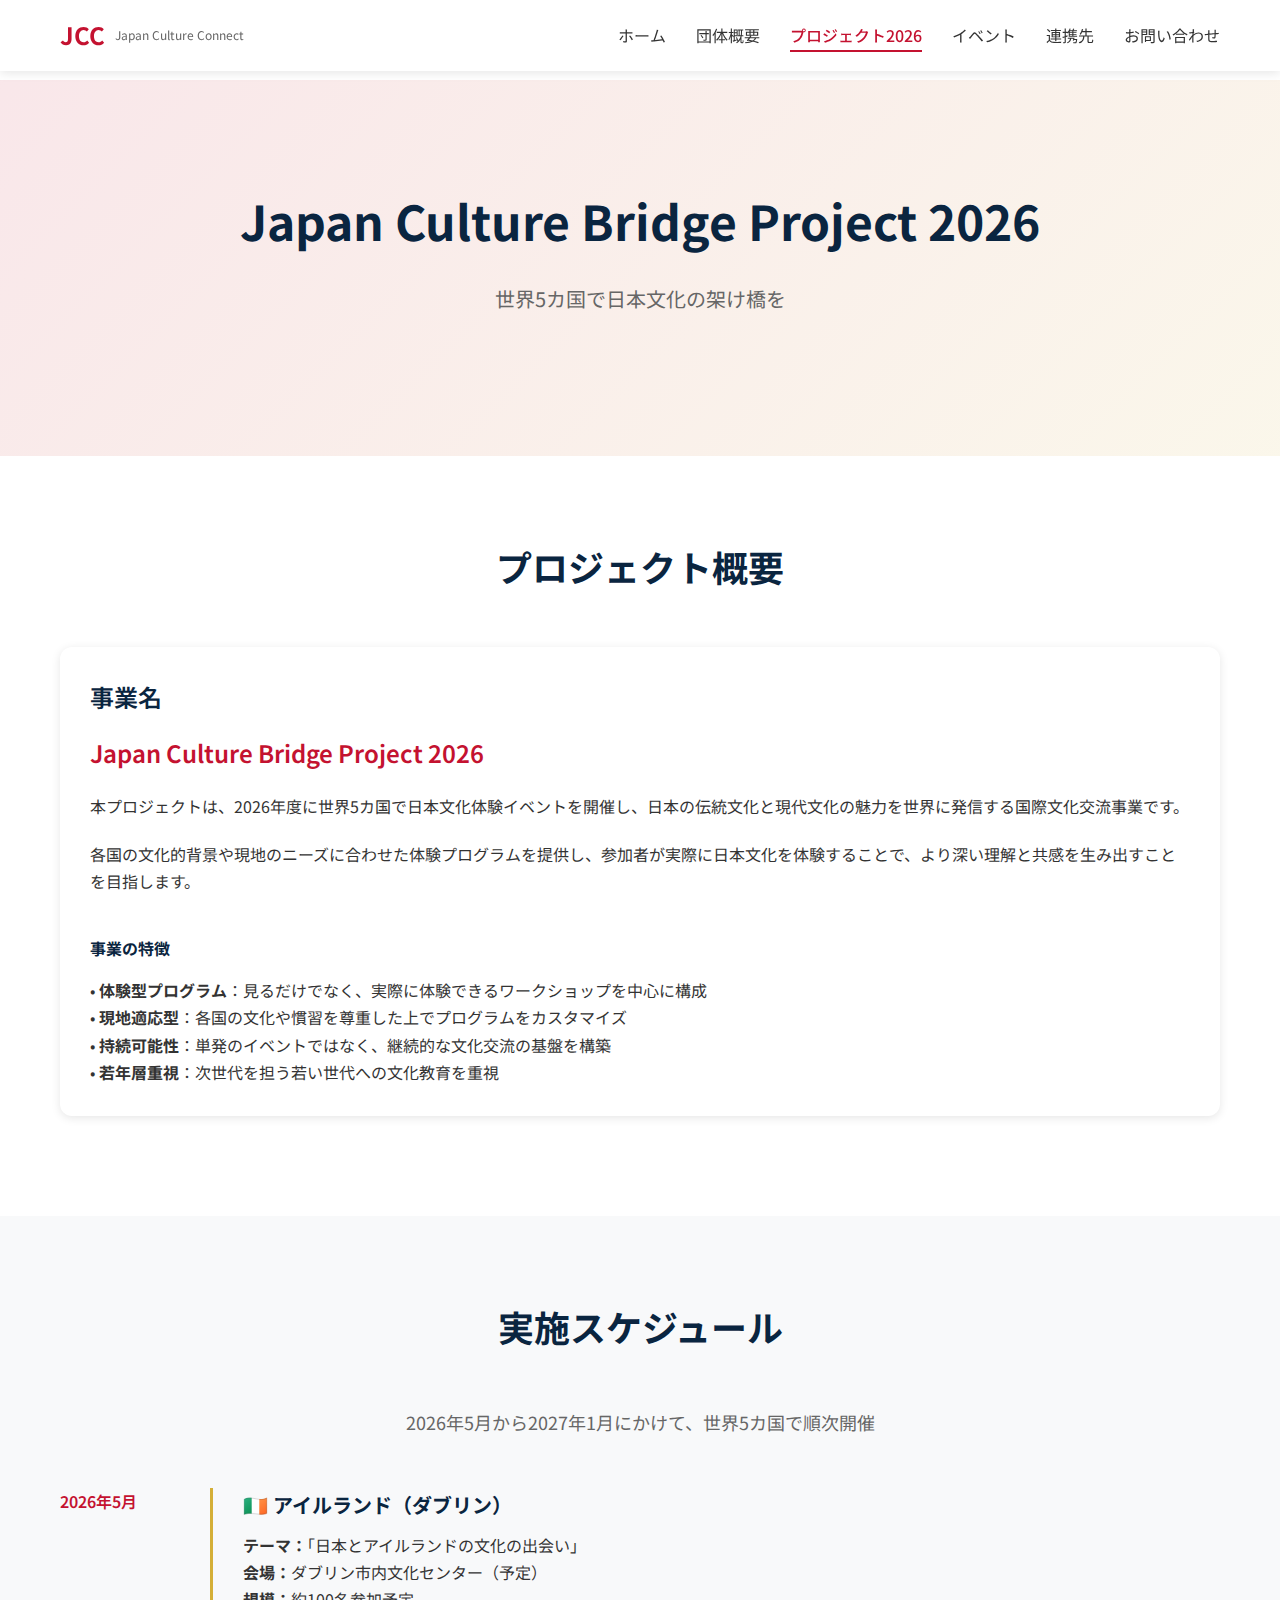
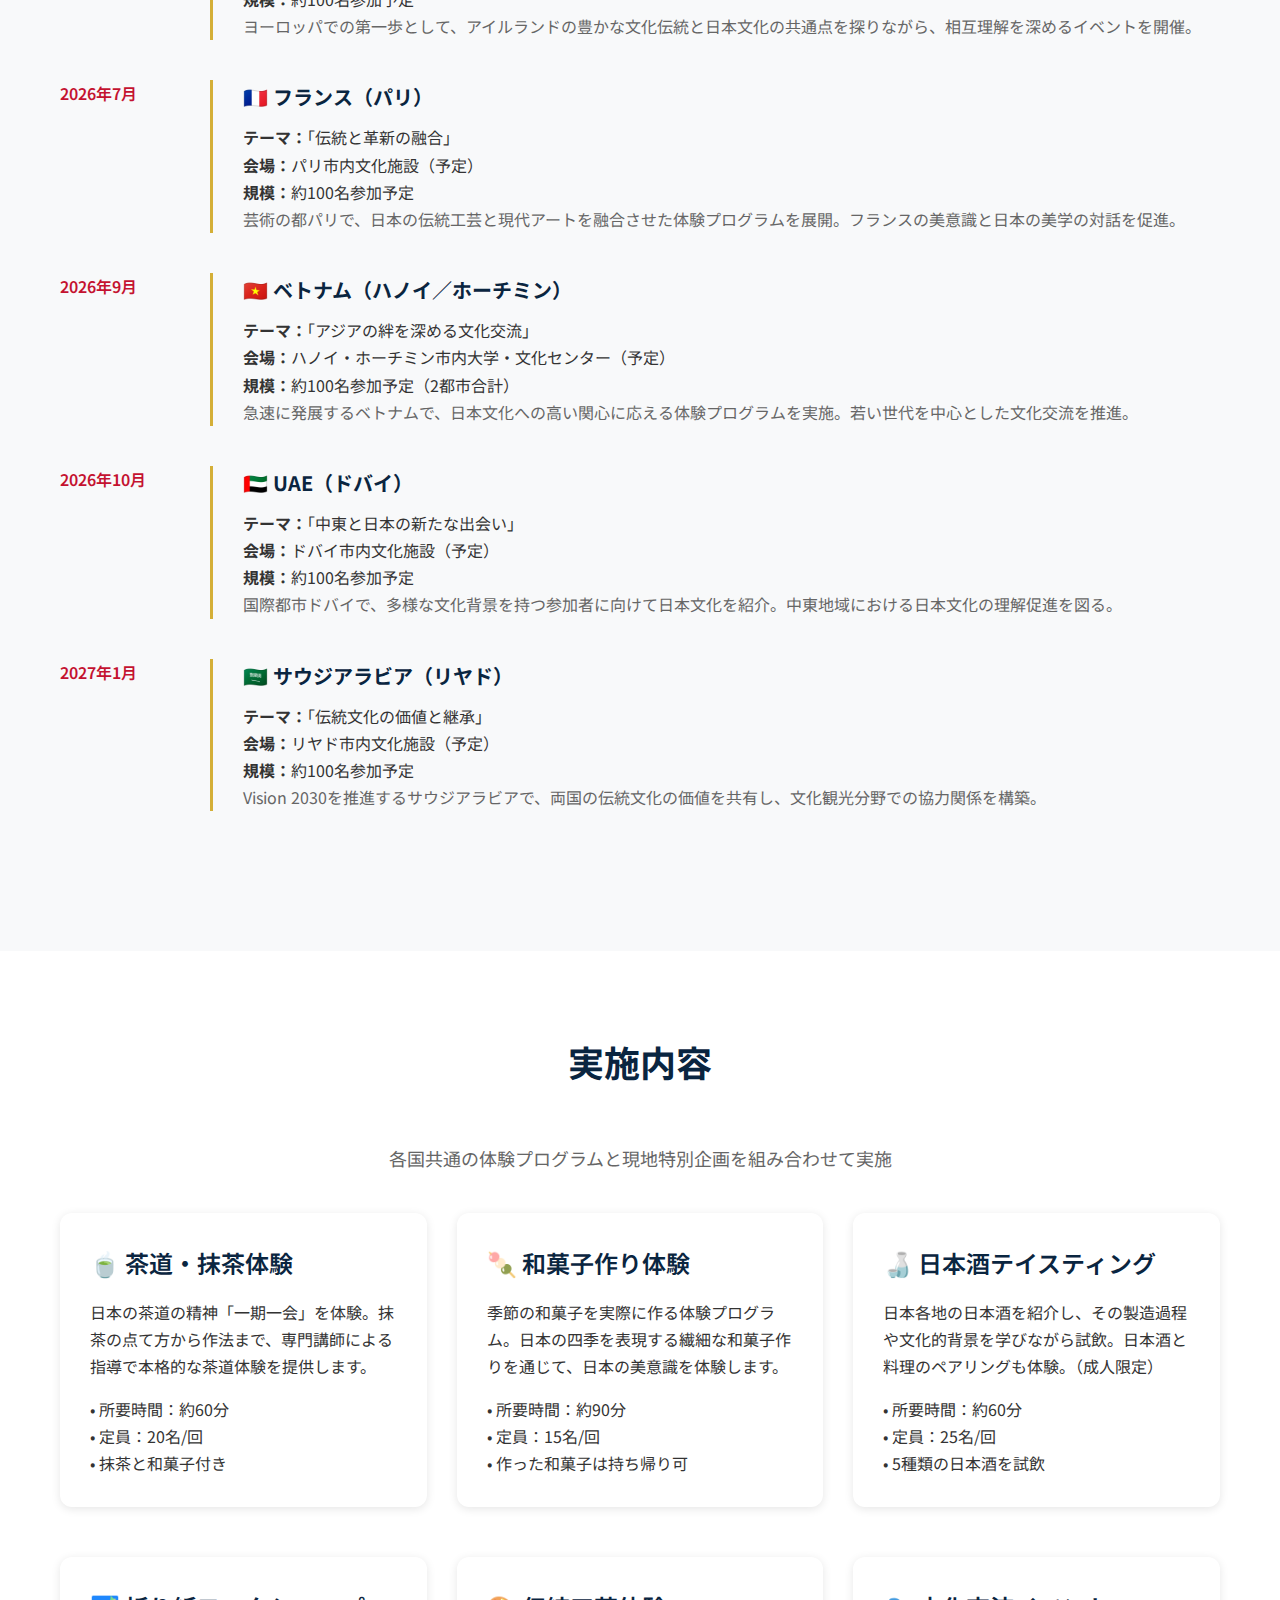
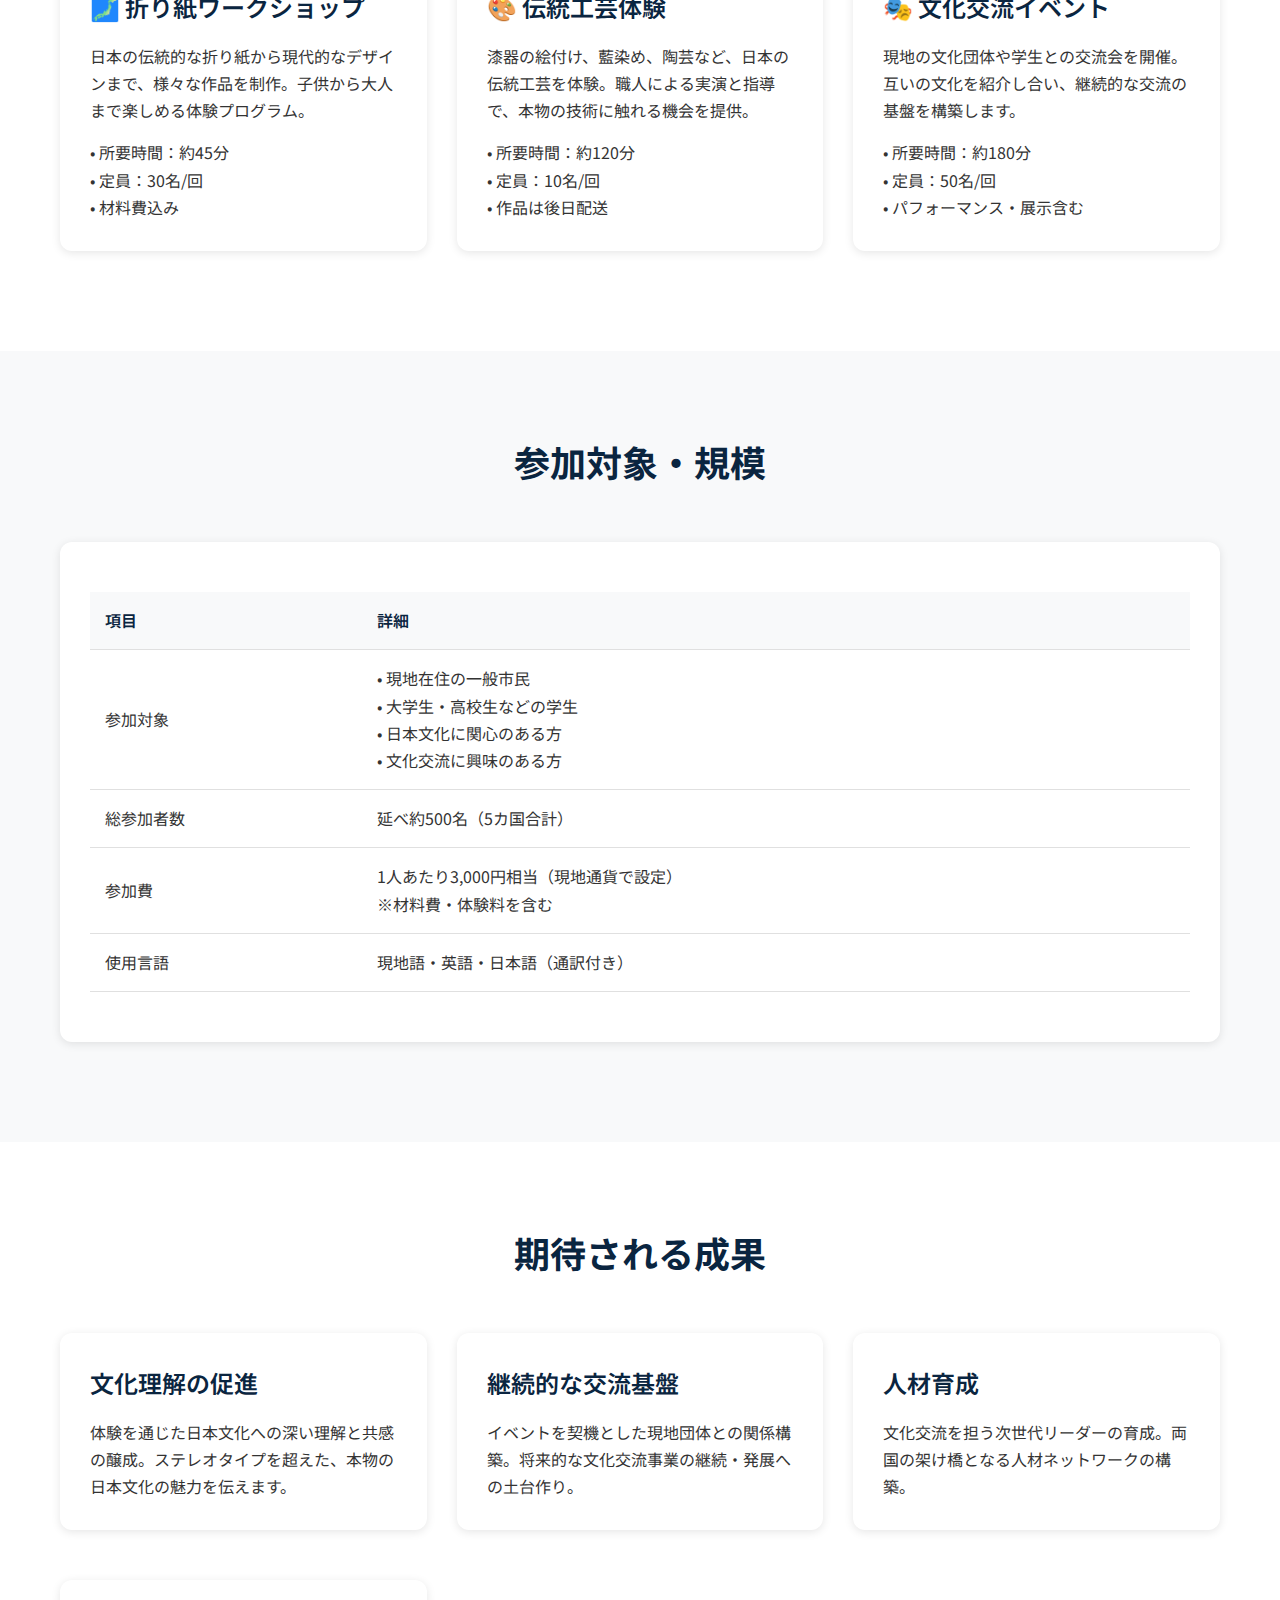
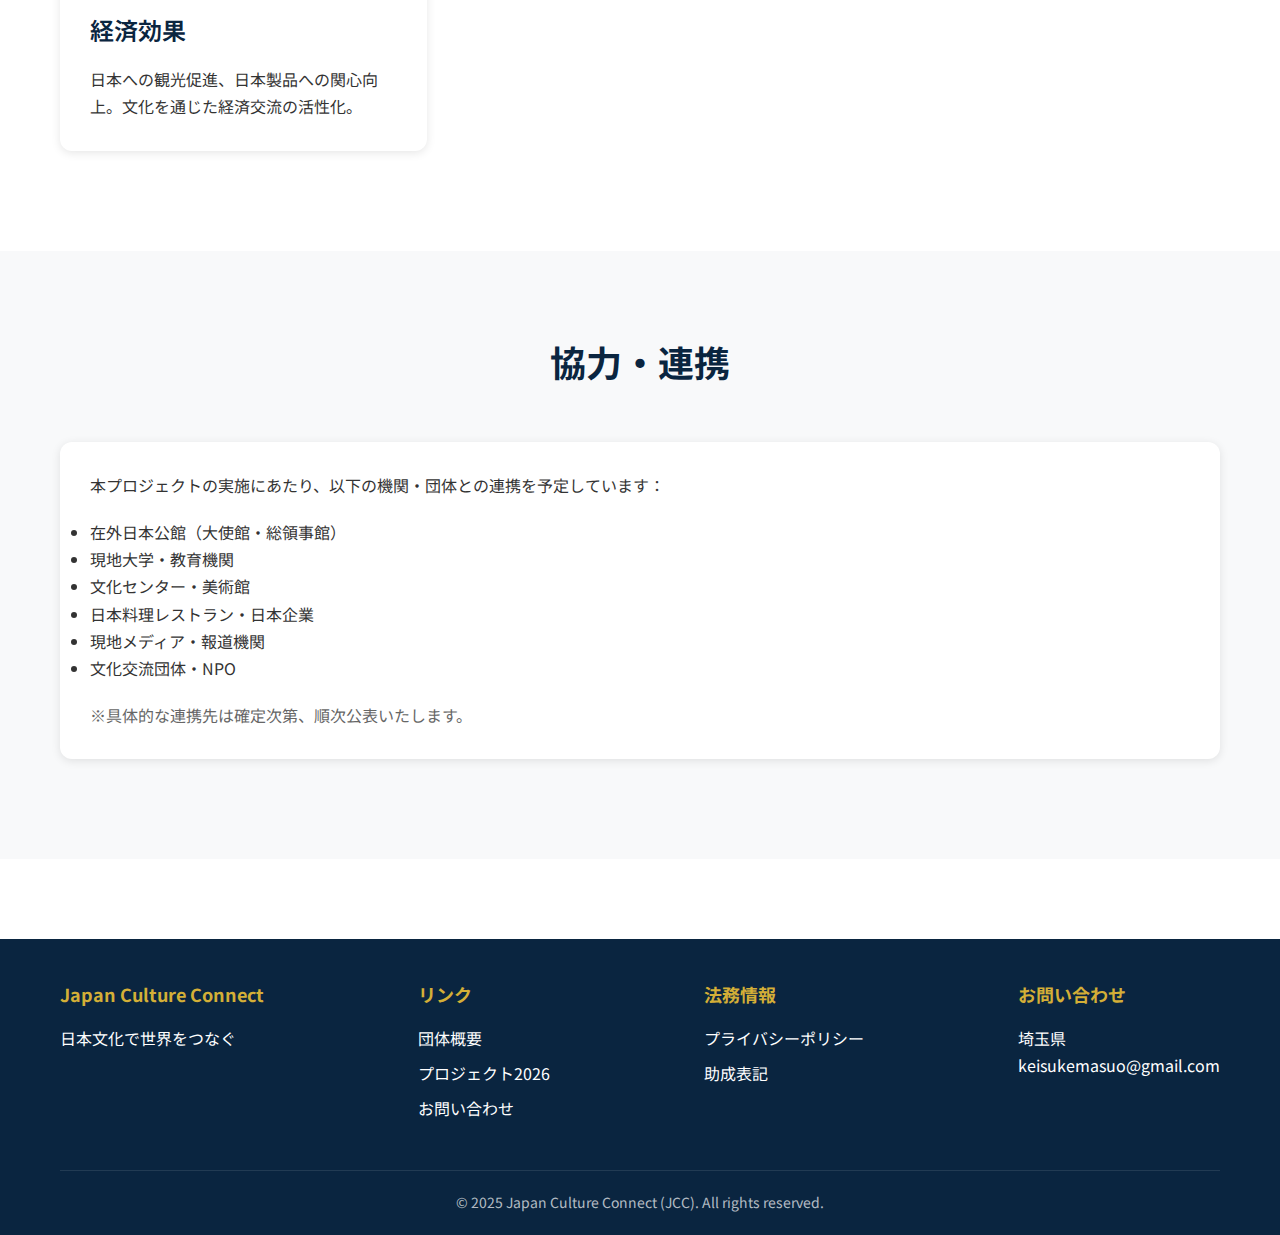
<file: project2026.html>
<!DOCTYPE html>
<html lang="ja">
<head>
    <meta charset="UTF-8">
    <meta name="viewport" content="width=device-width, initial-scale=1.0">
    <meta name="description" content="Japan Culture Bridge Project 2026 - 世界5カ国で日本文化体験イベントを開催">
    <meta name="keywords" content="JCC, Japan Culture Connect, プロジェクト2026, 日本文化体験, 国際交流">

    <!-- OGP Tags -->
    <meta property="og:title" content="プロジェクト2026 - Japan Culture Connect (JCC)">
    <meta property="og:description" content="2026年度、世界5カ国で開催予定の日本文化体験イベント。抹茶、和菓子、日本酒、折り紙、工芸品などの体験プログラム。">
    <meta property="og:type" content="website">
    <meta property="og:url" content="https://japancultureconnect.org/project2026.html">
    <meta property="og:image" content="https://japancultureconnect.org/images/ogp.jpg">
    <meta property="og:site_name" content="Japan Culture Connect">
    <meta property="og:locale" content="ja_JP">

    <title>プロジェクト2026 - Japan Culture Connect (JCC)</title>
    <link rel="stylesheet" href="css/style.css">
</head>
<body>
    <header>
        <div class="container">
            <div class="header-content">
                <a href="index.html" class="logo">
                    <h1>JCC</h1>
                    <span class="logo-subtitle">Japan Culture Connect</span>
                </a>
                <nav>
                    <ul>
                        <li><a href="index.html">ホーム</a></li>
                        <li><a href="about.html">団体概要</a></li>
                        <li><a href="project2026.html">プロジェクト2026</a></li>
                        <li><a href="events.html">イベント</a></li>
                        <li><a href="partners.html">連携先</a></li>
                        <li><a href="contact.html">お問い合わせ</a></li>
                    </ul>
                </nav>
                <div class="menu-toggle">
                    <span></span>
                    <span></span>
                    <span></span>
                </div>
            </div>
        </div>
    </header>

    <main>
        <!-- Page Title -->
        <section class="hero">
            <div class="container">
                <h2>Japan Culture Bridge Project 2026</h2>
                <p class="hero-subtitle">世界5カ国で日本文化の架け橋を</p>
            </div>
        </section>

        <!-- Project Overview -->
        <section class="section">
            <div class="container">
                <h2 class="section-title">プロジェクト概要</h2>
                <div class="card">
                    <h3>事業名</h3>
                    <p style="font-size: 24px; font-weight: 600; color: var(--primary-color); margin: 10px 0;">Japan Culture Bridge Project 2026</p>

                    <p class="mt-20">本プロジェクトは、2026年度に世界5カ国で日本文化体験イベントを開催し、日本の伝統文化と現代文化の魅力を世界に発信する国際文化交流事業です。</p>

                    <p class="mt-20">各国の文化的背景や現地のニーズに合わせた体験プログラムを提供し、参加者が実際に日本文化を体験することで、より深い理解と共感を生み出すことを目指します。</p>

                    <div class="mt-40">
                        <h4 style="color: var(--secondary-color); margin-bottom: 15px;">事業の特徴</h4>
                        <ul style="list-style: none; padding: 0;">
                            <li>• <strong>体験型プログラム</strong>：見るだけでなく、実際に体験できるワークショップを中心に構成</li>
                            <li>• <strong>現地適応型</strong>：各国の文化や慣習を尊重した上でプログラムをカスタマイズ</li>
                            <li>• <strong>持続可能性</strong>：単発のイベントではなく、継続的な文化交流の基盤を構築</li>
                            <li>• <strong>若年層重視</strong>：次世代を担う若い世代への文化教育を重視</li>
                        </ul>
                    </div>
                </div>
            </div>
        </section>

        <!-- Implementation Schedule -->
        <section class="section bg-light">
            <div class="container">
                <h2 class="section-title">実施スケジュール</h2>
                <p class="section-subtitle">2026年5月から2027年1月にかけて、世界5カ国で順次開催</p>

                <div class="timeline">
                    <div class="timeline-item">
                        <div class="timeline-date">2026年5月</div>
                        <div class="timeline-content">
                            <h4>🇮🇪 アイルランド（ダブリン）</h4>
                            <p><strong>テーマ：</strong>「日本とアイルランドの文化の出会い」</p>
                            <p><strong>会場：</strong>ダブリン市内文化センター（予定）</p>
                            <p><strong>規模：</strong>約100名参加予定</p>
                            <p class="text-muted">ヨーロッパでの第一歩として、アイルランドの豊かな文化伝統と日本文化の共通点を探りながら、相互理解を深めるイベントを開催。</p>
                        </div>
                    </div>

                    <div class="timeline-item">
                        <div class="timeline-date">2026年7月</div>
                        <div class="timeline-content">
                            <h4>🇫🇷 フランス（パリ）</h4>
                            <p><strong>テーマ：</strong>「伝統と革新の融合」</p>
                            <p><strong>会場：</strong>パリ市内文化施設（予定）</p>
                            <p><strong>規模：</strong>約100名参加予定</p>
                            <p class="text-muted">芸術の都パリで、日本の伝統工芸と現代アートを融合させた体験プログラムを展開。フランスの美意識と日本の美学の対話を促進。</p>
                        </div>
                    </div>

                    <div class="timeline-item">
                        <div class="timeline-date">2026年9月</div>
                        <div class="timeline-content">
                            <h4>🇻🇳 ベトナム（ハノイ／ホーチミン）</h4>
                            <p><strong>テーマ：</strong>「アジアの絆を深める文化交流」</p>
                            <p><strong>会場：</strong>ハノイ・ホーチミン市内大学・文化センター（予定）</p>
                            <p><strong>規模：</strong>約100名参加予定（2都市合計）</p>
                            <p class="text-muted">急速に発展するベトナムで、日本文化への高い関心に応える体験プログラムを実施。若い世代を中心とした文化交流を推進。</p>
                        </div>
                    </div>

                    <div class="timeline-item">
                        <div class="timeline-date">2026年10月</div>
                        <div class="timeline-content">
                            <h4>🇦🇪 UAE（ドバイ）</h4>
                            <p><strong>テーマ：</strong>「中東と日本の新たな出会い」</p>
                            <p><strong>会場：</strong>ドバイ市内文化施設（予定）</p>
                            <p><strong>規模：</strong>約100名参加予定</p>
                            <p class="text-muted">国際都市ドバイで、多様な文化背景を持つ参加者に向けて日本文化を紹介。中東地域における日本文化の理解促進を図る。</p>
                        </div>
                    </div>

                    <div class="timeline-item">
                        <div class="timeline-date">2027年1月</div>
                        <div class="timeline-content">
                            <h4>🇸🇦 サウジアラビア（リヤド）</h4>
                            <p><strong>テーマ：</strong>「伝統文化の価値と継承」</p>
                            <p><strong>会場：</strong>リヤド市内文化施設（予定）</p>
                            <p><strong>規模：</strong>約100名参加予定</p>
                            <p class="text-muted">Vision 2030を推進するサウジアラビアで、両国の伝統文化の価値を共有し、文化観光分野での協力関係を構築。</p>
                        </div>
                    </div>
                </div>
            </div>
        </section>

        <!-- Program Content -->
        <section class="section">
            <div class="container">
                <h2 class="section-title">実施内容</h2>
                <p class="section-subtitle">各国共通の体験プログラムと現地特別企画を組み合わせて実施</p>

                <div class="card-grid">
                    <div class="card">
                        <h3>🍵 茶道・抹茶体験</h3>
                        <p>日本の茶道の精神「一期一会」を体験。抹茶の点て方から作法まで、専門講師による指導で本格的な茶道体験を提供します。</p>
                        <ul style="list-style: none; padding: 0; margin-top: 15px;">
                            <li>• 所要時間：約60分</li>
                            <li>• 定員：20名/回</li>
                            <li>• 抹茶と和菓子付き</li>
                        </ul>
                    </div>

                    <div class="card">
                        <h3>🍡 和菓子作り体験</h3>
                        <p>季節の和菓子を実際に作る体験プログラム。日本の四季を表現する繊細な和菓子作りを通じて、日本の美意識を体験します。</p>
                        <ul style="list-style: none; padding: 0; margin-top: 15px;">
                            <li>• 所要時間：約90分</li>
                            <li>• 定員：15名/回</li>
                            <li>• 作った和菓子は持ち帰り可</li>
                        </ul>
                    </div>

                    <div class="card">
                        <h3>🍶 日本酒テイスティング</h3>
                        <p>日本各地の日本酒を紹介し、その製造過程や文化的背景を学びながら試飲。日本酒と料理のペアリングも体験。（成人限定）</p>
                        <ul style="list-style: none; padding: 0; margin-top: 15px;">
                            <li>• 所要時間：約60分</li>
                            <li>• 定員：25名/回</li>
                            <li>• 5種類の日本酒を試飲</li>
                        </ul>
                    </div>

                    <div class="card">
                        <h3>🗾 折り紙ワークショップ</h3>
                        <p>日本の伝統的な折り紙から現代的なデザインまで、様々な作品を制作。子供から大人まで楽しめる体験プログラム。</p>
                        <ul style="list-style: none; padding: 0; margin-top: 15px;">
                            <li>• 所要時間：約45分</li>
                            <li>• 定員：30名/回</li>
                            <li>• 材料費込み</li>
                        </ul>
                    </div>

                    <div class="card">
                        <h3>🎨 伝統工芸体験</h3>
                        <p>漆器の絵付け、藍染め、陶芸など、日本の伝統工芸を体験。職人による実演と指導で、本物の技術に触れる機会を提供。</p>
                        <ul style="list-style: none; padding: 0; margin-top: 15px;">
                            <li>• 所要時間：約120分</li>
                            <li>• 定員：10名/回</li>
                            <li>• 作品は後日配送</li>
                        </ul>
                    </div>

                    <div class="card">
                        <h3>🎭 文化交流イベント</h3>
                        <p>現地の文化団体や学生との交流会を開催。互いの文化を紹介し合い、継続的な交流の基盤を構築します。</p>
                        <ul style="list-style: none; padding: 0; margin-top: 15px;">
                            <li>• 所要時間：約180分</li>
                            <li>• 定員：50名/回</li>
                            <li>• パフォーマンス・展示含む</li>
                        </ul>
                    </div>
                </div>
            </div>
        </section>

        <!-- Target & Scale -->
        <section class="section bg-light">
            <div class="container">
                <h2 class="section-title">参加対象・規模</h2>
                <div class="card">
                    <table>
                        <tr>
                            <th>項目</th>
                            <th>詳細</th>
                        </tr>
                        <tr>
                            <td>参加対象</td>
                            <td>
                                • 現地在住の一般市民<br>
                                • 大学生・高校生などの学生<br>
                                • 日本文化に関心のある方<br>
                                • 文化交流に興味のある方
                            </td>
                        </tr>
                        <tr>
                            <td>総参加者数</td>
                            <td>延べ約500名（5カ国合計）</td>
                        </tr>
                        <tr>
                            <td>参加費</td>
                            <td>1人あたり3,000円相当（現地通貨で設定）<br>
                            ※材料費・体験料を含む</td>
                        </tr>
                        <tr>
                            <td>使用言語</td>
                            <td>現地語・英語・日本語（通訳付き）</td>
                        </tr>
                    </table>
                </div>
            </div>
        </section>

        <!-- Expected Outcomes -->
        <section class="section">
            <div class="container">
                <h2 class="section-title">期待される成果</h2>
                <div class="card-grid">
                    <div class="card">
                        <h3>文化理解の促進</h3>
                        <p>体験を通じた日本文化への深い理解と共感の醸成。ステレオタイプを超えた、本物の日本文化の魅力を伝えます。</p>
                    </div>
                    <div class="card">
                        <h3>継続的な交流基盤</h3>
                        <p>イベントを契機とした現地団体との関係構築。将来的な文化交流事業の継続・発展への土台作り。</p>
                    </div>
                    <div class="card">
                        <h3>人材育成</h3>
                        <p>文化交流を担う次世代リーダーの育成。両国の架け橋となる人材ネットワークの構築。</p>
                    </div>
                    <div class="card">
                        <h3>経済効果</h3>
                        <p>日本への観光促進、日本製品への関心向上。文化を通じた経済交流の活性化。</p>
                    </div>
                </div>
            </div>
        </section>

        <!-- Partners -->
        <section class="section bg-light">
            <div class="container">
                <h2 class="section-title">協力・連携</h2>
                <div class="card">
                    <p>本プロジェクトの実施にあたり、以下の機関・団体との連携を予定しています：</p>
                    <ul style="margin-top: 20px;">
                        <li>在外日本公館（大使館・総領事館）</li>
                        <li>現地大学・教育機関</li>
                        <li>文化センター・美術館</li>
                        <li>日本料理レストラン・日本企業</li>
                        <li>現地メディア・報道機関</li>
                        <li>文化交流団体・NPO</li>
                    </ul>
                    <p class="mt-20 text-muted">※具体的な連携先は確定次第、順次公表いたします。</p>
                </div>
            </div>
        </section>
    </main>

    <footer>
        <div class="container">
            <div class="footer-content">
                <div class="footer-section">
                    <h4>Japan Culture Connect</h4>
                    <p>日本文化で世界をつなぐ</p>
                </div>
                <div class="footer-section">
                    <h4>リンク</h4>
                    <a href="about.html">団体概要</a>
                    <a href="project2026.html">プロジェクト2026</a>
                    <a href="contact.html">お問い合わせ</a>
                </div>
                <div class="footer-section">
                    <h4>法務情報</h4>
                    <a href="privacy.html">プライバシーポリシー</a>
                    <a href="ack.html">助成表記</a>
                </div>
                <div class="footer-section">
                    <h4>お問い合わせ</h4>
                    <p>埼玉県</p>
                    <a href="mailto:keisukemasuo@gmail.com">keisukemasuo@gmail.com</a>
                </div>
            </div>
            <div class="footer-bottom">
                <p>&copy; 2025 Japan Culture Connect (JCC). All rights reserved.</p>
            </div>
        </div>
    </footer>

    <script src="js/script.js"></script>
</body>
</html>
</file>
<file: css/style.css>
@import url('https://fonts.googleapis.com/css2?family=Noto+Sans+JP:wght@300;400;500;700&display=swap');

:root {
  --primary-color: #c41230;
  --secondary-color: #0a2540;
  --accent-color: #d4af37;
  --bg-light: #f8f9fa;
  --text-dark: #333;
  --text-light: #666;
  --border-color: #e0e0e0;
  --white: #ffffff;
  --shadow: 0 2px 10px rgba(0, 0, 0, 0.1);
  --transition: all 0.3s ease;
}

* {
  margin: 0;
  padding: 0;
  box-sizing: border-box;
}

body {
  font-family: 'Noto Sans JP', sans-serif;
  font-size: 16px;
  line-height: 1.7;
  color: var(--text-dark);
  background-color: var(--white);
  overflow-x: hidden;
}

.container {
  max-width: 1200px;
  margin: 0 auto;
  padding: 0 20px;
}

/* Header & Navigation */
header {
  background-color: var(--white);
  box-shadow: var(--shadow);
  position: fixed;
  top: 0;
  left: 0;
  right: 0;
  z-index: 1000;
  transition: var(--transition);
}

.header-content {
  display: flex;
  justify-content: space-between;
  align-items: center;
  padding: 15px 0;
}

.logo {
  display: flex;
  align-items: center;
  text-decoration: none;
}

.logo h1 {
  font-size: 24px;
  font-weight: 700;
  color: var(--primary-color);
}

.logo-subtitle {
  font-size: 12px;
  color: var(--text-light);
  margin-left: 10px;
}

nav ul {
  display: flex;
  list-style: none;
  gap: 30px;
}

nav a {
  color: var(--text-dark);
  text-decoration: none;
  font-weight: 400;
  transition: var(--transition);
  position: relative;
}

nav a:hover {
  color: var(--primary-color);
}

nav a.active {
  color: var(--primary-color);
  font-weight: 500;
}

nav a.active::after {
  content: '';
  position: absolute;
  bottom: -5px;
  left: 0;
  width: 100%;
  height: 2px;
  background-color: var(--primary-color);
}

/* Mobile Menu Toggle */
.menu-toggle {
  display: none;
  flex-direction: column;
  cursor: pointer;
}

.menu-toggle span {
  width: 25px;
  height: 3px;
  background-color: var(--text-dark);
  margin: 3px 0;
  transition: var(--transition);
}

/* Main Content */
main {
  margin-top: 80px;
  min-height: calc(100vh - 280px);
}

/* Hero Section */
.hero {
  background: linear-gradient(135deg, rgba(196, 18, 48, 0.1), rgba(212, 175, 55, 0.1));
  padding: 100px 0;
  text-align: center;
}

.hero h2 {
  font-size: 48px;
  font-weight: 700;
  color: var(--secondary-color);
  margin-bottom: 20px;
  animation: fadeInUp 0.8s ease;
}

.hero-subtitle {
  font-size: 20px;
  color: var(--text-light);
  margin-bottom: 40px;
  animation: fadeInUp 0.8s ease 0.2s backwards;
}

.btn-primary {
  display: inline-block;
  padding: 15px 40px;
  background-color: var(--primary-color);
  color: var(--white);
  text-decoration: none;
  font-weight: 500;
  border-radius: 50px;
  transition: var(--transition);
  animation: fadeInUp 0.8s ease 0.4s backwards;
}

.btn-primary:hover {
  background-color: #a00e28;
  transform: translateY(-2px);
  box-shadow: 0 5px 20px rgba(196, 18, 48, 0.3);
}

.btn-secondary {
  display: inline-block;
  padding: 12px 30px;
  background-color: var(--white);
  color: var(--primary-color);
  text-decoration: none;
  font-weight: 500;
  border: 2px solid var(--primary-color);
  border-radius: 50px;
  transition: var(--transition);
}

.btn-secondary:hover {
  background-color: var(--primary-color);
  color: var(--white);
}

/* Sections */
.section {
  padding: 80px 0;
}

.section-title {
  font-size: 36px;
  font-weight: 700;
  text-align: center;
  color: var(--secondary-color);
  margin-bottom: 50px;
}

.section-subtitle {
  font-size: 18px;
  text-align: center;
  color: var(--text-light);
  margin-bottom: 30px;
}

/* Cards */
.card {
  background-color: var(--white);
  border-radius: 12px;
  padding: 30px;
  box-shadow: var(--shadow);
  transition: var(--transition);
  margin-bottom: 20px;
}

.card:hover {
  transform: translateY(-5px);
  box-shadow: 0 5px 25px rgba(0, 0, 0, 0.15);
}

.card h3 {
  font-size: 24px;
  font-weight: 600;
  color: var(--secondary-color);
  margin-bottom: 15px;
}

.card-grid {
  display: grid;
  grid-template-columns: repeat(auto-fit, minmax(300px, 1fr));
  gap: 30px;
  margin-top: 40px;
}

/* News Section */
.news-item {
  border-bottom: 1px solid var(--border-color);
  padding: 20px 0;
}

.news-item:last-child {
  border-bottom: none;
}

.news-date {
  color: var(--text-light);
  font-size: 14px;
  margin-bottom: 5px;
}

.news-title {
  font-size: 18px;
  color: var(--text-dark);
  font-weight: 500;
}

/* Event Section */
.coming-soon {
  text-align: center;
  padding: 60px 20px;
  background-color: var(--bg-light);
  border-radius: 12px;
}

.coming-soon h3 {
  font-size: 32px;
  color: var(--accent-color);
  margin-bottom: 20px;
}

/* Project Timeline */
.timeline {
  position: relative;
  padding: 20px 0;
}

.timeline-item {
  display: flex;
  margin-bottom: 40px;
  position: relative;
}

.timeline-date {
  min-width: 150px;
  font-weight: 600;
  color: var(--primary-color);
}

.timeline-content {
  padding-left: 30px;
  border-left: 3px solid var(--accent-color);
}

.timeline-content h4 {
  font-size: 20px;
  color: var(--secondary-color);
  margin-bottom: 10px;
}

/* Table */
table {
  width: 100%;
  border-collapse: collapse;
  margin: 20px 0;
}

th, td {
  padding: 15px;
  text-align: left;
  border-bottom: 1px solid var(--border-color);
}

th {
  background-color: var(--bg-light);
  font-weight: 600;
  color: var(--secondary-color);
}

/* Footer */
footer {
  background-color: var(--secondary-color);
  color: var(--white);
  padding: 40px 0 20px;
  margin-top: 80px;
}

.footer-content {
  display: flex;
  justify-content: space-between;
  flex-wrap: wrap;
  margin-bottom: 20px;
}

.footer-section {
  margin-bottom: 20px;
}

.footer-section h4 {
  font-size: 18px;
  margin-bottom: 15px;
  color: var(--accent-color);
}

.footer-section a {
  color: var(--white);
  text-decoration: none;
  display: block;
  margin-bottom: 8px;
  transition: var(--transition);
}

.footer-section a:hover {
  color: var(--accent-color);
}

.footer-bottom {
  text-align: center;
  padding-top: 20px;
  border-top: 1px solid rgba(255, 255, 255, 0.1);
  color: rgba(255, 255, 255, 0.7);
  font-size: 14px;
}

/* Animations */
@keyframes fadeInUp {
  from {
    opacity: 0;
    transform: translateY(30px);
  }
  to {
    opacity: 1;
    transform: translateY(0);
  }
}

.fade-in {
  animation: fadeInUp 0.8s ease;
}

/* Responsive Design */
@media (max-width: 768px) {
  .header-content {
    position: relative;
  }

  nav {
    position: absolute;
    top: 100%;
    left: 0;
    right: 0;
    background-color: var(--white);
    box-shadow: var(--shadow);
    display: none;
  }

  nav.active {
    display: block;
  }

  nav ul {
    flex-direction: column;
    padding: 20px;
    gap: 15px;
  }

  .menu-toggle {
    display: flex;
  }

  .hero h2 {
    font-size: 32px;
  }

  .hero-subtitle {
    font-size: 16px;
  }

  .section-title {
    font-size: 28px;
  }

  .card-grid {
    grid-template-columns: 1fr;
  }

  .timeline-item {
    flex-direction: column;
  }

  .timeline-date {
    margin-bottom: 10px;
  }

  .timeline-content {
    padding-left: 20px;
    margin-left: 10px;
  }

  .footer-content {
    flex-direction: column;
  }

  table {
    font-size: 14px;
  }

  th, td {
    padding: 10px;
  }
}

@media (max-width: 480px) {
  .hero h2 {
    font-size: 28px;
  }

  .btn-primary {
    padding: 12px 30px;
    font-size: 14px;
  }
}

/* Utility Classes */
.text-center {
  text-align: center;
}

.mt-20 {
  margin-top: 20px;
}

.mt-40 {
  margin-top: 40px;
}

.mb-20 {
  margin-bottom: 20px;
}

.mb-40 {
  margin-bottom: 40px;
}

.text-muted {
  color: var(--text-light);
}

.bg-light {
  background-color: var(--bg-light);
}

.sr-only {
  position: absolute;
  width: 1px;
  height: 1px;
  padding: 0;
  margin: -1px;
  overflow: hidden;
  clip: rect(0, 0, 0, 0);
  white-space: nowrap;
  border: 0;
}
</file>
